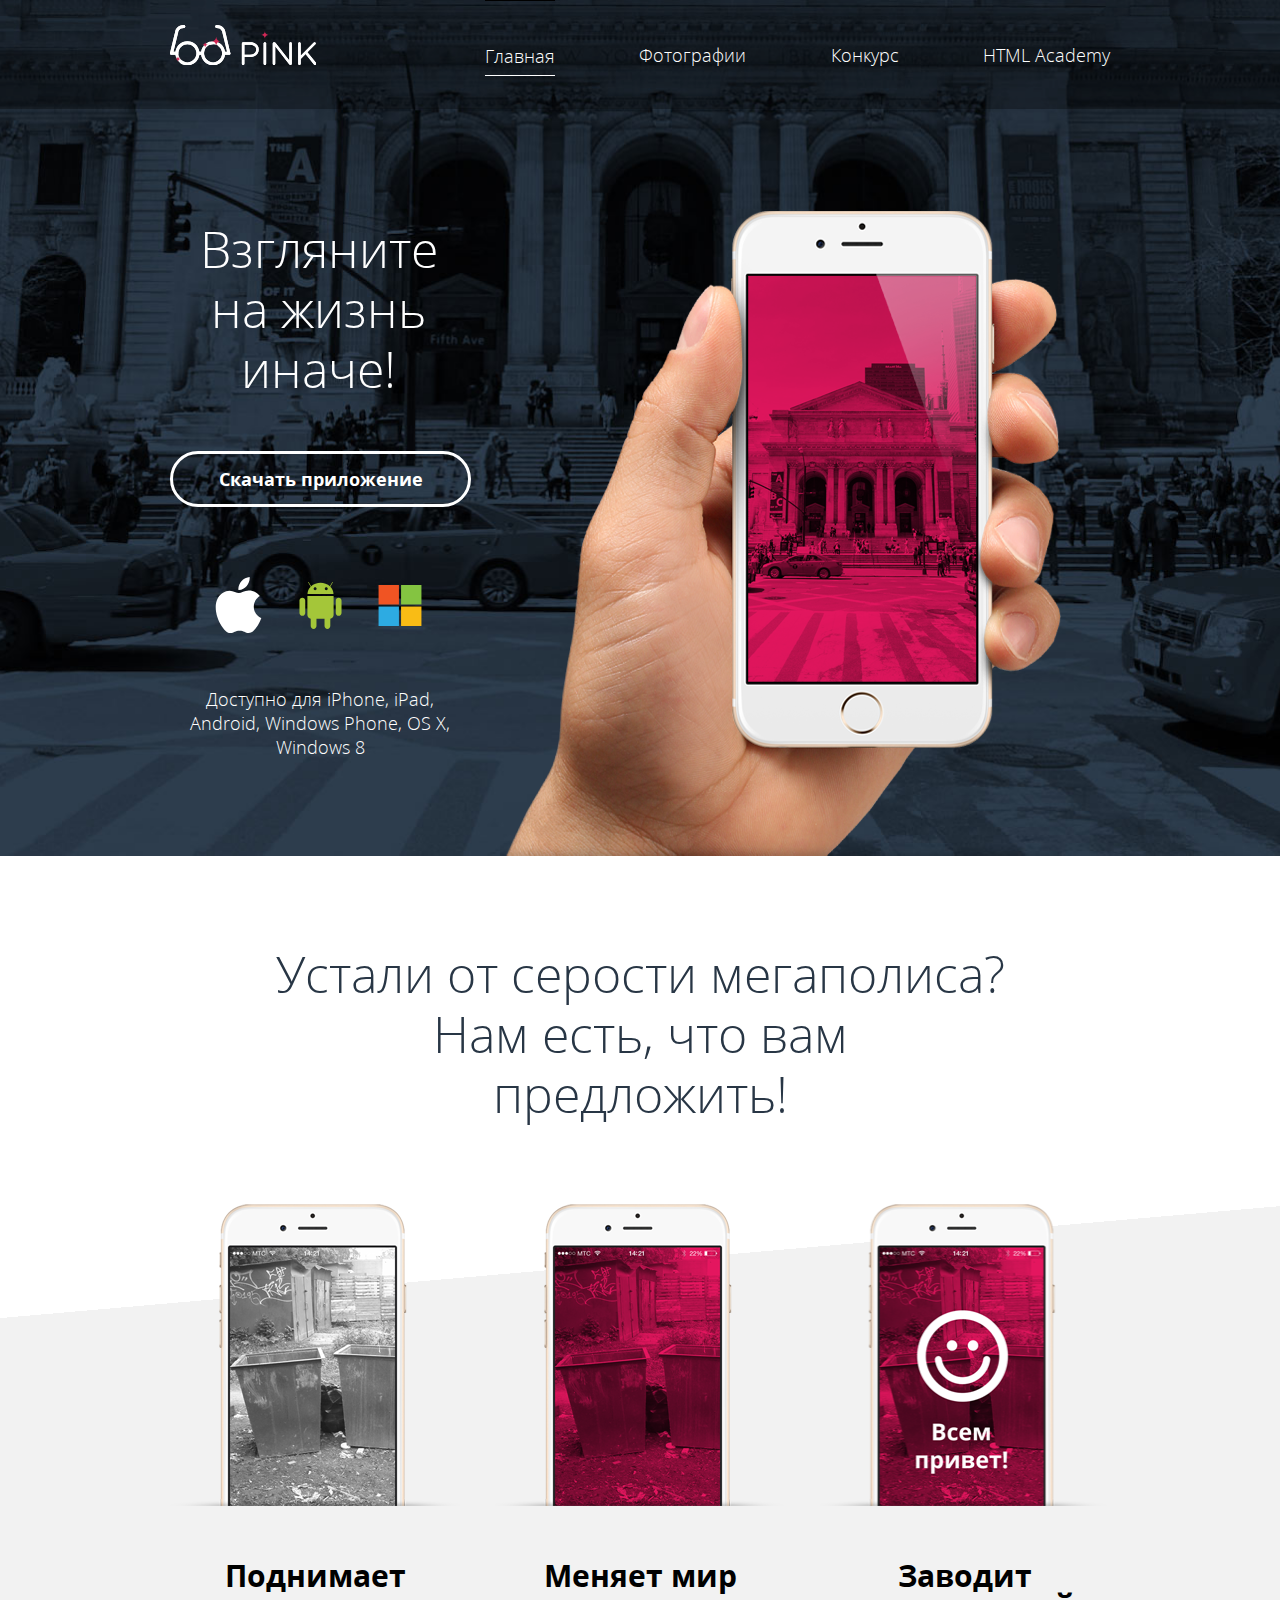
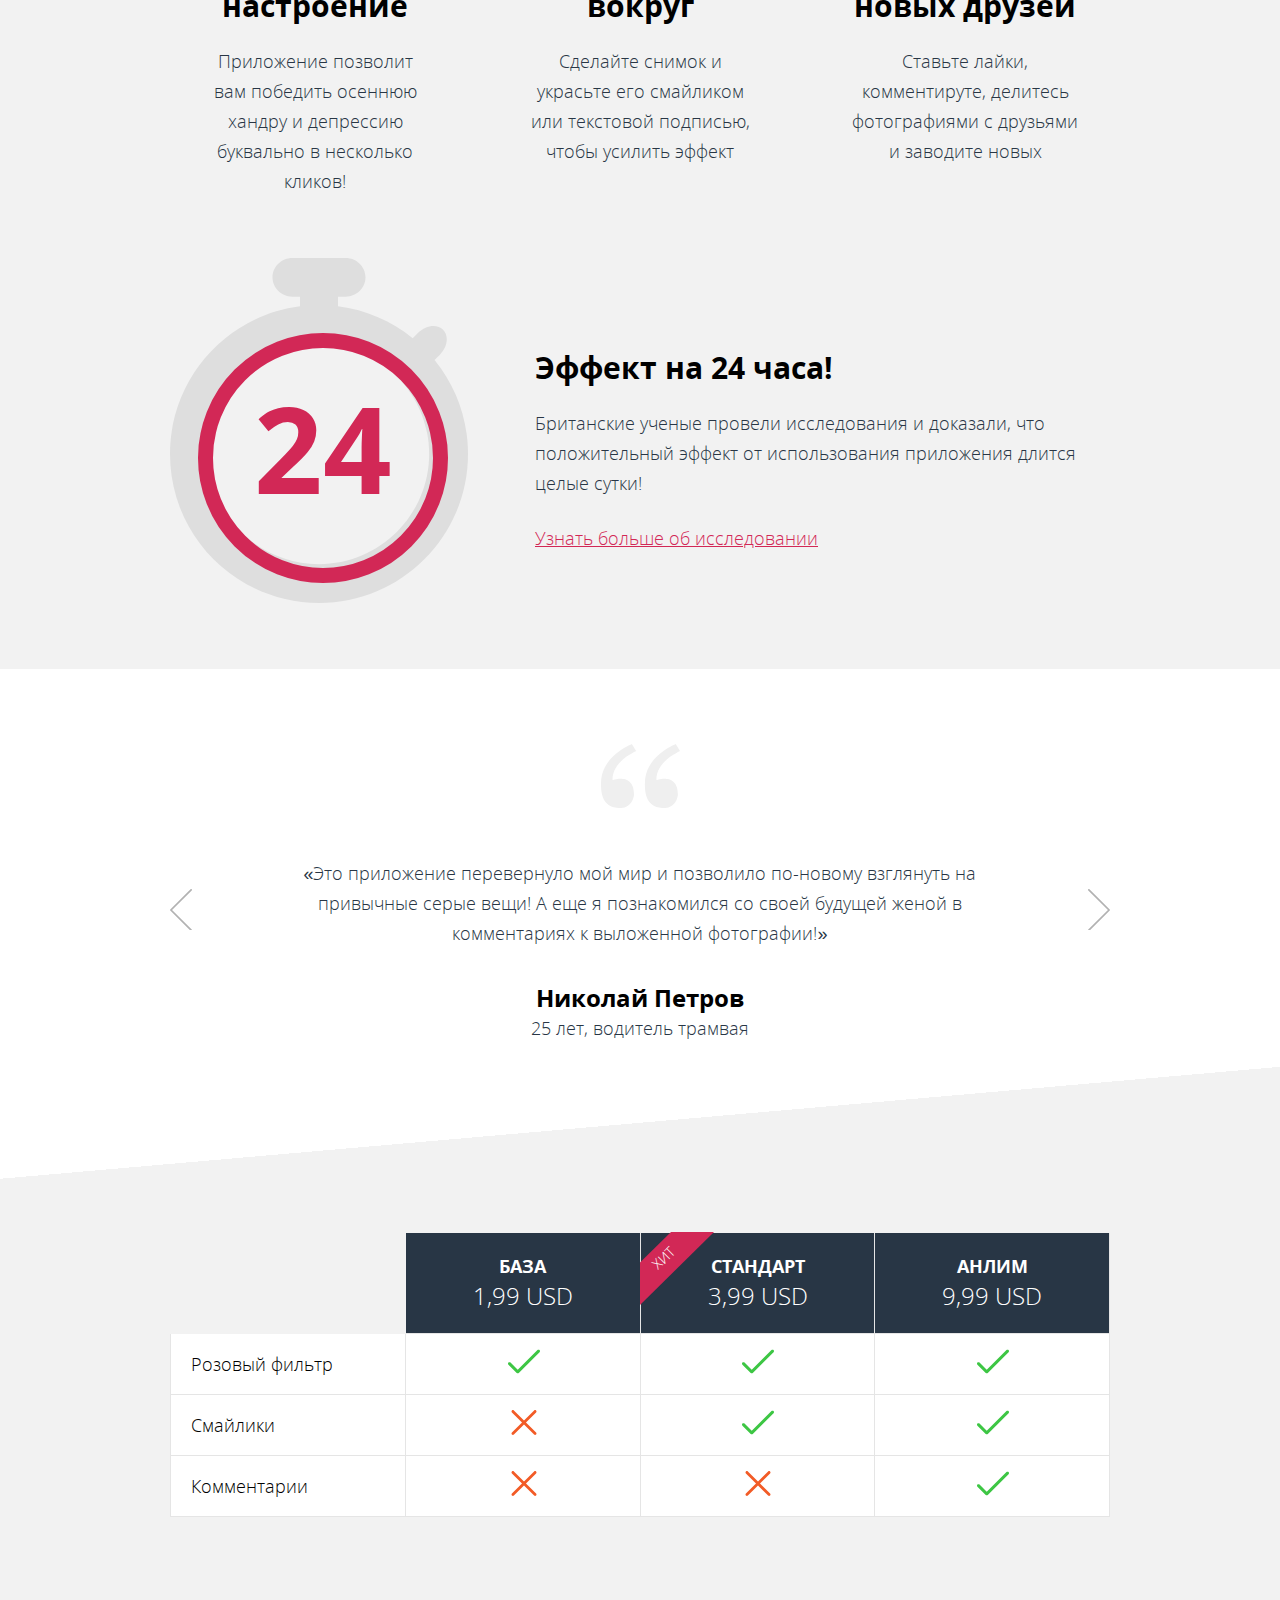
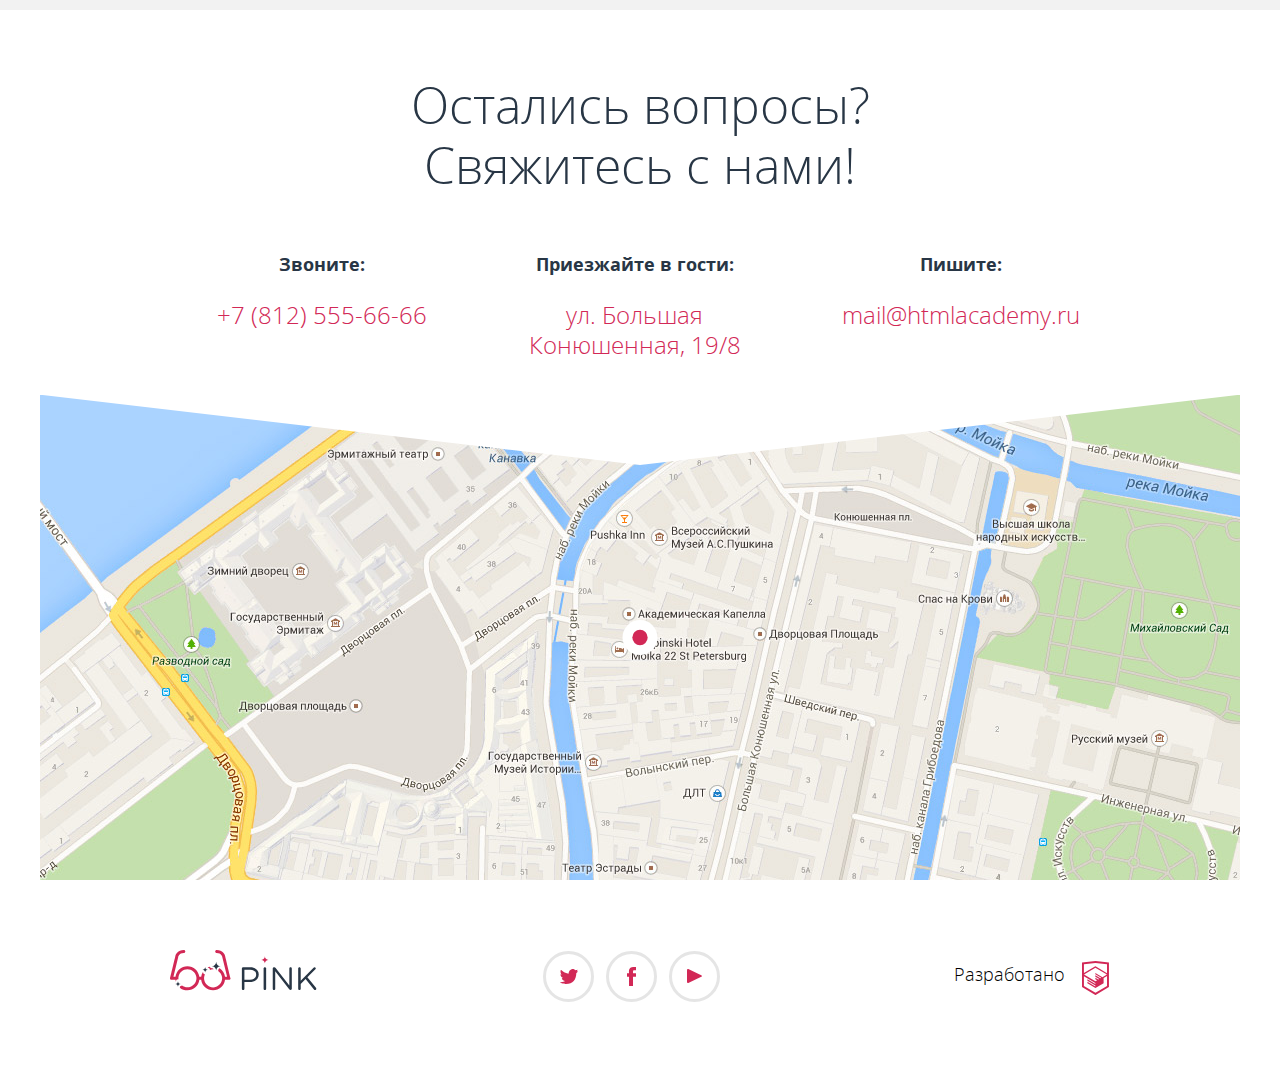
<file: index.html>
<!DOCTYPE html>
<html lang="ru">
  <head>
    <meta charset="utf-8">
    <title>HTML Academy: Пинк</title>
    <link rel="stylesheet" href="css/style.css">
    <link rel="shortcut icon" href="img/favicon16x16.ico">
    <link rel="shortcut icon" href="img/favicon32x32.ico">
    <meta name="viewport" content="width=device-width, initial-scale=1.0">
    <script>
    // Picture element HTML5 shiv
    document.createElement( "picture" );
    </script>
    <script src="js/picturefill.min.js" async></script>
  </head>
  <body>
    <svg style="display:none">

      <symbol id="pink-white-mobile" class="pink-white-mobile">
        <g>
          <path d="M0,1.449c0-0.708,0.58-1.288,1.256-1.288h7.18c5.087,0,8.436,2.704,8.436,7.147v0.064 c0,4.861-4.057,7.373-8.854,7.373H2.544v6.825c0,0.708-0.58,1.288-1.288,1.288C0.58,22.859,0,22.279,0,21.571V1.449z M8.114,12.428 c3.734,0,6.182-1.996,6.182-4.958V7.405c0-3.22-2.415-4.894-6.054-4.894H2.544v9.917H8.114z"/>
          <path d="M21.729,1.288C21.729,0.58,22.308,0,22.983,0c0.709,0,1.288,0.58,1.288,1.288v20.283 c0,0.708-0.579,1.288-1.288,1.288c-0.676,0-1.255-0.58-1.255-1.288V1.288z"/>
          <path d="M30.87,1.32c0-0.676,0.579-1.256,1.256-1.256h0.354c0.58,0,0.934,0.29,1.288,0.74l13.684,17.45V1.256 C47.451,0.58,47.998,0,48.707,0c0.676,0,1.223,0.58,1.223,1.256v20.348c0,0.676-0.482,1.191-1.158,1.191h-0.129 c-0.548,0-0.934-0.322-1.32-0.772L33.349,4.153v17.45c0,0.676-0.547,1.256-1.255,1.256c-0.677,0-1.224-0.58-1.224-1.256V1.32z"/>
          <path d="M56.3,1.288C56.3,0.58,56.879,0,57.556,0c0.708,0,1.287,0.58,1.287,1.288v12.331L71.689,0.451 C71.979,0.193,72.269,0,72.688,0c0.676,0,1.224,0.612,1.224,1.256c0,0.354-0.161,0.644-0.419,0.901l-7.984,7.92l8.564,10.561 c0.225,0.29,0.354,0.547,0.354,0.934c0,0.676-0.579,1.288-1.287,1.288c-0.483,0-0.806-0.258-1.03-0.58l-8.403-10.463l-4.862,4.861 v4.894c0,0.708-0.579,1.288-1.287,1.288c-0.677,0-1.256-0.58-1.256-1.288V1.288z"/>
        </g>
      </symbol>

      <symbol id="pink-white-tablet" class="pink-white-tablet">
        <g>
          <path d="M71.874,18.661c0-0.708,0.58-1.288,1.256-1.288h7.18c5.087,0,8.436,2.704,8.436,7.146v0.064 c0,4.861-4.057,7.373-8.854,7.373h-5.475v6.825c0,0.708-0.58,1.288-1.288,1.288c-0.676,0-1.256-0.58-1.256-1.288V18.661z M79.988,29.641c3.734,0,6.182-1.996,6.182-4.959v-0.063c0-3.22-2.414-4.894-6.053-4.894h-5.699v9.917H79.988L79.988,29.641z"/>
          <path d="M93.603,18.5c0-0.708,0.579-1.288,1.255-1.288c0.709,0,1.288,0.58,1.288,1.288v20.283 c0,0.708-0.579,1.287-1.288,1.287c-0.676,0-1.255-0.579-1.255-1.287V18.5z"/>
          <path d="M102.744,18.532c0-0.676,0.58-1.256,1.256-1.256h0.354c0.58,0,0.935,0.29,1.288,0.74l13.684,17.45V18.468 c0-0.676,0.547-1.256,1.256-1.256c0.676,0,1.224,0.58,1.224,1.256v20.349c0,0.676-0.481,1.19-1.158,1.19h-0.129c-0.548,0-0.935-0.321-1.319-0.772l-13.975-17.868v17.45c0,0.676-0.547,1.256-1.256,1.256c-0.676,0-1.223-0.58-1.223-1.256V18.532 H102.744z"/>
          <path d="M128.173,18.5c0-0.708,0.58-1.288,1.257-1.288c0.708,0,1.286,0.58,1.286,1.288v12.331l12.848-13.168 c0.29-0.257,0.579-0.451,0.998-0.451c0.676,0,1.225,0.612,1.225,1.256c0,0.354-0.162,0.644-0.42,0.901l-7.984,7.92l8.564,10.561 c0.225,0.291,0.354,0.547,0.354,0.935c0,0.676-0.578,1.288-1.286,1.288c-0.483,0-0.806-0.258-1.03-0.58l-8.402-10.463l-4.863,4.861 v4.894c0,0.708-0.578,1.288-1.286,1.288c-0.677,0-1.257-0.58-1.257-1.288V18.5H128.173z"/>
        </g>
        <path d="M60.498,28.266"/>
        <path d="M60.462,28.016c-0.002-0.009-5.175-21.365-5.175-21.365C54.926,4.303,52.694,0,46.688,0 c-0.829,0-1.5,0.671-1.5,1.5s0.671,1.5,1.5,1.5c4.856,0,5.575,3.729,5.639,4.143l4.767,19.701h-2.073 c-0.742-5.927-5.802-10.531-11.927-10.531s-11.186,4.604-11.927,10.531h-1.82c-0.741-5.927-5.802-10.531-11.927-10.531 S6.235,20.917,5.493,26.844H3.42L8.187,7.143C8.25,6.729,8.97,3,13.826,3c0.829,0,1.5-0.671,1.5-1.5S14.655,0,13.826,0 C7.82,0,5.588,4.303,5.227,6.651c0,0-5.173,21.356-5.175,21.365c-0.266,1.109,0.531,1.826,1.426,1.826 c0.012,0,0.023,0.004,0.036,0.004h3.982c0.741,5.926,5.802,10.53,11.927,10.53s11.185-4.604,11.927-10.53h1.814 c0.742,5.926,5.802,10.53,11.927,10.53s11.186-4.604,11.927-10.53H59c0.012,0,0.023-0.004,0.036-0.004 C59.931,29.842,60.728,29.125,60.462,28.016z M26.315,29.844c-0.715,4.272-4.421,7.531-8.896,7.531c-4.475,0-8.18-3.259-8.896-7.531 c-0.082-0.488-0.135-0.988-0.135-1.5s0.053-1.011,0.135-1.5c0.715-4.271,4.421-7.531,8.896-7.531c4.475,0,8.18,3.26,8.896,7.531 c0.082,0.489,0.135,0.988,0.135,1.5S26.397,29.355,26.315,29.844z M51.99,29.844c-0.716,4.272-4.421,7.531-8.896,7.531 c-4.475,0-8.181-3.259-8.896-7.531c-0.082-0.488-0.135-0.988-0.135-1.5s0.053-1.011,0.135-1.5c0.716-4.271,4.421-7.531,8.896-7.531 c4.475,0,8.181,3.26,8.896,7.531c0.082,0.489,0.135,0.988,0.135,1.5S52.072,29.355,51.99,29.844z"/>
      </symbol>

      <symbol id="pink-white-desktop" class="pink-white-desktop">
        <g>
          <path d="M71.874,18.661c0-0.708,0.58-1.288,1.256-1.288h7.18c5.087,0,8.436,2.704,8.436,7.146v0.064 c0,4.861-4.057,7.373-8.854,7.373h-5.475v6.825c0,0.708-0.58,1.288-1.288,1.288c-0.676,0-1.256-0.58-1.256-1.288V18.661z M79.988,29.641c3.734,0,6.182-1.996,6.182-4.959v-0.063c0-3.22-2.414-4.894-6.053-4.894h-5.699v9.917H79.988L79.988,29.641z"/>
          <path d="M93.603,18.5c0-0.708,0.579-1.288,1.255-1.288c0.709,0,1.288,0.58,1.288,1.288v20.283 c0,0.708-0.579,1.287-1.288,1.287c-0.676,0-1.255-0.579-1.255-1.287V18.5z"/>
          <path d="M102.744,18.532c0-0.676,0.58-1.256,1.256-1.256h0.354c0.58,0,0.935,0.29,1.288,0.74l13.684,17.45V18.468 c0-0.676,0.547-1.256,1.256-1.256c0.676,0,1.224,0.58,1.224,1.256v20.349c0,0.676-0.481,1.19-1.158,1.19h-0.129c-0.548,0-0.935-0.321-1.319-0.772l-13.975-17.868v17.45c0,0.676-0.547,1.256-1.256,1.256c-0.676,0-1.223-0.58-1.223-1.256V18.532 H102.744z"/>
          <path d="M128.173,18.5c0-0.708,0.58-1.288,1.257-1.288c0.708,0,1.286,0.58,1.286,1.288v12.331l12.848-13.168 c0.29-0.257,0.579-0.451,0.998-0.451c0.676,0,1.225,0.612,1.225,1.256c0,0.354-0.162,0.644-0.42,0.901l-7.984,7.92l8.564,10.561 c0.225,0.291,0.354,0.547,0.354,0.935c0,0.676-0.578,1.288-1.286,1.288c-0.483,0-0.806-0.258-1.03-0.58l-8.402-10.463l-4.863,4.861 v4.894c0,0.708-0.578,1.288-1.286,1.288c-0.677,0-1.257-0.58-1.257-1.288V18.5H128.173z"/>
        </g>
        <path fill="#d22856" d="M98.498,9.875c-2.002,0-3.623-1.623-3.623-3.624c0,2.001-1.623,3.624-3.625,3.624 c2.002,0,3.625,1.623,3.625,3.624C94.875,11.498,96.496,9.875,98.498,9.875z"/>
        <g>
          <path d="M43.094,19.313c0.246,0,0.489,0.014,0.73,0.033c-0.437-0.728-1.227-1.221-2.136-1.221 c-0.877,0-1.614-0.568-1.884-1.354c-0.727,0.208-1.425,0.482-2.089,0.816c0.062,0.017,0.122,0.038,0.188,0.038c1.104,0,2,0.896,2,2 c0,0.096-0.015,0.188-0.028,0.281C40.875,19.524,41.959,19.313,43.094,19.313z"/>
          <path d="M60.462,28.016c-0.002-0.009-5.175-21.365-5.175-21.365C54.926,4.303,52.694,0,46.688,0 c-0.829,0-1.5,0.671-1.5,1.5s0.671,1.5,1.5,1.5c4.856,0,5.575,3.729,5.639,4.143l4.767,19.701h-2.073 c-0.445-3.557-2.453-6.628-5.305-8.522c-0.897,0.379-1.529,1.269-1.529,2.303c0,0.088-0.015,0.171-0.026,0.256 c1.991,1.358,3.415,3.489,3.829,5.964c0.082,0.489,0.135,0.988,0.135,1.5s-0.053,1.012-0.135,1.5 c-0.716,4.272-4.421,7.531-8.896,7.531c-4.475,0-8.181-3.259-8.896-7.531c-0.082-0.488-0.135-0.988-0.135-1.5 s0.053-1.011,0.135-1.5c0.147-0.878,0.427-1.711,0.808-2.483c-1.034-0.078-1.852-0.932-1.852-1.985 c0-0.189-0.077-0.357-0.192-0.489c-0.938,1.469-1.569,3.15-1.795,4.958h-1.82c-0.741-5.927-5.802-10.531-11.927-10.531 S6.235,20.917,5.493,26.844H3.42L8.187,7.143C8.25,6.729,8.97,3,13.826,3c0.829,0,1.5-0.671,1.5-1.5S14.655,0,13.826,0 C7.82,0,5.588,4.303,5.227,6.651c0,0-5.173,21.356-5.175,21.365c-0.266,1.109,0.531,1.826,1.426,1.826 c0.012,0,0.023,0.004,0.036,0.004h3.982c0.079,0.628,0.215,1.237,0.387,1.831c0.059-0.106,0.102-0.224,0.102-0.354 c0-1.104,0.896-2,2-2c0.166,0,0.324,0.025,0.478,0.063c-0.043-0.343-0.074-0.688-0.074-1.042c0-0.512,0.053-1.011,0.135-1.5 c0.715-4.271,4.421-7.531,8.896-7.531s8.18,3.26,8.896,7.531c0.082,0.489,0.135,0.988,0.135,1.5s-0.053,1.012-0.135,1.5 c-0.715,4.272-4.421,7.531-8.896,7.531c-2.022,0-3.883-0.67-5.386-1.794c-0.35,0.302-0.8,0.491-1.299,0.491 c-0.413,0-0.749,0.336-0.749,0.748c0,0.29-0.065,0.564-0.176,0.812c2.075,1.708,4.722,2.743,7.614,2.743 c6.125,0,11.185-4.604,11.927-10.53h1.814c0.742,5.926,5.802,10.53,11.927,10.53s11.186-4.604,11.927-10.53H59 c0.012,0,0.023-0.004,0.036-0.004C59.931,29.842,60.728,29.125,60.462,28.016z"/>
        </g>
        <g>
          <g>
            <path fill="#d22856" d="M50.686,16.125c-2.485,0-4.499-2.014-4.499-4.499c0,2.485-2.014,4.499-4.499,4.499 c2.485,0,4.499,2.014,4.499,4.499C46.187,18.139,48.2,16.125,50.686,16.125z"/>
          </g>
        </g>
        <g>
          <g>
            <path fill="#d22856" d="M37.904,19.626c-1.519,0-2.749-1.23-2.749-2.749c0,1.519-1.23,2.749-2.749,2.749 c1.519,0,2.749,1.229,2.749,2.749C35.155,20.855,36.386,19.626,37.904,19.626z"/>
          </g>
        </g>
        <g>
          <g>
            <path fill="#d22856" d="M10.734,34.072c-1.519,0-2.749-1.23-2.749-2.75c0,1.52-1.23,2.75-2.749,2.75 c1.519,0,2.749,1.229,2.749,2.748C7.985,35.303,9.215,34.072,10.734,34.072z"/>
          </g>
        </g>
      </symbol>

      <symbol id="pink-blue-mobile" class="pink-blue-mobile">
        <g>
          <path d="M71.874,18.661c0-0.708,0.58-1.288,1.256-1.288h7.18c5.087,0,8.436,2.704,8.436,7.146v0.063 c0,4.86-4.057,7.373-8.854,7.373h-5.475v6.825c0,0.708-0.58,1.287-1.289,1.287c-0.676,0-1.256-0.58-1.256-1.287L71.874,18.661 L71.874,18.661z M79.988,29.641c3.734,0,6.182-1.996,6.182-4.959v-0.062c0-3.221-2.414-4.894-6.053-4.894h-5.699v9.917h5.57V29.641 z"/>
          <path d="M93.603,18.5c0-0.708,0.579-1.288,1.255-1.288c0.709,0,1.288,0.58,1.288,1.288v20.283 c0,0.708-0.579,1.287-1.288,1.287c-0.676,0-1.255-0.579-1.255-1.287V18.5z"/>
          <path d="M102.744,18.532c0-0.676,0.58-1.256,1.256-1.256h0.354c0.58,0,0.935,0.29,1.288,0.74l13.684,17.45V18.468 c0-0.676,0.547-1.256,1.256-1.256c0.676,0,1.225,0.58,1.225,1.256v20.349c0,0.677-0.48,1.19-1.158,1.19h-0.129 c-0.548,0-0.936-0.321-1.318-0.772l-13.976-17.867v17.449c0,0.677-0.547,1.257-1.257,1.257c-0.676,0-1.223-0.58-1.223-1.257V18.532 H102.744z"/>
          <path d="M128.173,18.5c0-0.708,0.58-1.288,1.257-1.288c0.708,0,1.286,0.58,1.286,1.288v12.331l12.848-13.16 c0.29-0.257,0.579-0.451,0.998-0.451c0.676,0,1.225,0.612,1.225,1.256c0,0.354-0.162,0.644-0.42,0.901l-7.984,7.92l8.564,10.561 c0.225,0.291,0.354,0.547,0.354,0.936c0,0.676-0.577,1.288-1.285,1.288c-0.482,0-0.807-0.259-1.03-0.58l-8.401-10.464l-4.863,4.861 v4.895c0,0.708-0.578,1.288-1.286,1.288c-0.677,0-1.257-0.58-1.257-1.288V18.5H128.173z"/>
        </g>
        <path d="M60.498,28.266"/>
        <path fill="#d22856" d="M60.462,28.016c-0.002-0.009-5.175-21.365-5.175-21.365C54.926,4.303,52.694,0,46.688,0 c-0.829,0-1.5,0.671-1.5,1.5s0.671,1.5,1.5,1.5c4.856,0,5.575,3.729,5.639,4.143l4.767,19.701h-2.073 c-0.742-5.927-5.802-10.531-11.927-10.531s-11.186,4.604-11.927,10.531h-1.82c-0.741-5.927-5.802-10.531-11.927-10.531 S6.235,20.917,5.493,26.844H3.42L8.187,7.143C8.25,6.729,8.97,3,13.826,3c0.829,0,1.5-0.671,1.5-1.5S14.655,0,13.826,0 C7.82,0,5.588,4.303,5.227,6.651c0,0-5.173,21.356-5.175,21.365c-0.266,1.109,0.531,1.826,1.426,1.826 c0.012,0,0.023,0.004,0.036,0.004h3.982c0.741,5.926,5.802,10.53,11.927,10.53s11.185-4.604,11.927-10.53h1.814 c0.742,5.926,5.802,10.53,11.927,10.53s11.186-4.604,11.927-10.53H59c0.012,0,0.023-0.004,0.036-0.004 C59.931,29.842,60.728,29.125,60.462,28.016z M26.315,29.844c-0.715,4.272-4.421,7.531-8.896,7.531s-8.18-3.259-8.896-7.531 c-0.082-0.488-0.135-0.988-0.135-1.5s0.053-1.011,0.135-1.5c0.715-4.271,4.421-7.531,8.896-7.531s8.18,3.26,8.896,7.531 c0.082,0.489,0.135,0.988,0.135,1.5S26.397,29.355,26.315,29.844z M51.99,29.844c-0.716,4.272-4.421,7.531-8.896,7.531 c-4.475,0-8.181-3.259-8.896-7.531c-0.082-0.488-0.135-0.988-0.135-1.5s0.053-1.011,0.135-1.5c0.716-4.271,4.421-7.531,8.896-7.531 c4.475,0,8.181,3.26,8.896,7.531c0.082,0.489,0.135,0.988,0.135,1.5S52.072,29.355,51.99,29.844z"/>
      </symbol>

      <symbol id="pink-blue-desktop" class="pink-blue-desktop">
        <g>
          <path d="M71.874,18.661c0-0.708,0.58-1.288,1.256-1.288h7.18c5.087,0,8.436,2.704,8.436,7.146v0.063 c0,4.86-4.057,7.373-8.854,7.373h-5.475v6.825c0,0.708-0.58,1.287-1.289,1.287c-0.676,0-1.256-0.58-1.256-1.287L71.874,18.661 L71.874,18.661z M79.988,29.641c3.734,0,6.182-1.996,6.182-4.959v-0.062c0-3.221-2.414-4.894-6.053-4.894h-5.699v9.917h5.57V29.641 z"/>
          <path d="M93.603,18.5c0-0.708,0.579-1.288,1.255-1.288c0.709,0,1.288,0.58,1.288,1.288v20.283 c0,0.708-0.579,1.287-1.288,1.287c-0.676,0-1.255-0.579-1.255-1.287V18.5z"/>
          <path d="M102.744,18.532c0-0.676,0.58-1.256,1.256-1.256h0.354c0.58,0,0.935,0.29,1.288,0.74l13.684,17.45V18.468 c0-0.676,0.547-1.256,1.256-1.256c0.676,0,1.225,0.58,1.225,1.256v20.349c0,0.677-0.48,1.19-1.158,1.19h-0.129 c-0.548,0-0.936-0.321-1.318-0.772l-13.976-17.867v17.449c0,0.677-0.547,1.257-1.257,1.257c-0.676,0-1.223-0.58-1.223-1.257V18.532 H102.744z"/>
          <path d="M128.173,18.5c0-0.708,0.58-1.288,1.257-1.288c0.708,0,1.286,0.58,1.286,1.288v12.331l12.848-13.168 c0.29-0.257,0.579-0.451,0.998-0.451c0.676,0,1.225,0.612,1.225,1.256c0,0.354-0.162,0.644-0.42,0.901l-7.984,7.92l8.564,10.561 c0.225,0.291,0.354,0.547,0.354,0.936c0,0.676-0.577,1.288-1.285,1.288c-0.482,0-0.807-0.259-1.03-0.58l-8.401-10.464l-4.863,4.861 v4.895c0,0.708-0.578,1.288-1.286,1.288c-0.677,0-1.257-0.58-1.257-1.288V18.5H128.173z"/>
        </g>
        <path fill="#d22856" d="M98.498,9.875c-2.002,0-3.623-1.623-3.623-3.624c0,2.001-1.623,3.624-3.625,3.624 c2.002,0,3.625,1.623,3.625,3.624C94.875,11.498,96.496,9.875,98.498,9.875z"/>
        <g>
          <path fill="#d22856" d="M43.094,19.313c0.246,0,0.489,0.014,0.73,0.033c-0.437-0.728-1.227-1.221-2.136-1.221 c-0.877,0-1.614-0.568-1.884-1.354c-0.727,0.208-1.425,0.482-2.089,0.816c0.062,0.017,0.122,0.038,0.188,0.038c1.104,0,2,0.896,2,2 c0,0.096-0.015,0.188-0.028,0.281C40.875,19.524,41.959,19.313,43.094,19.313z"/>
          <path fill="#d22856" d="M60.462,28.016c-0.002-0.009-5.175-21.365-5.175-21.365C54.926,4.303,52.694,0,46.688,0 c-0.829,0-1.5,0.671-1.5,1.5s0.671,1.5,1.5,1.5c4.856,0,5.575,3.729,5.639,4.143l4.767,19.701h-2.073 c-0.445-3.557-2.453-6.628-5.305-8.522c-0.897,0.379-1.529,1.269-1.529,2.303c0,0.088-0.015,0.171-0.026,0.256 c1.991,1.358,3.415,3.489,3.829,5.965c0.082,0.488,0.135,0.987,0.135,1.5c0,0.512-0.053,1.012-0.135,1.5 c-0.716,4.271-4.421,7.53-8.896,7.53c-4.475,0-8.181-3.259-8.896-7.53c-0.082-0.488-0.135-0.988-0.135-1.5 c0-0.513,0.053-1.012,0.135-1.5c0.147-0.879,0.427-1.712,0.808-2.484c-1.034-0.077-1.852-0.932-1.852-1.984 c0-0.189-0.077-0.357-0.192-0.488c-0.938,1.469-1.569,3.149-1.795,4.957h-1.82c-0.741-5.927-5.802-10.531-11.927-10.531 S6.235,20.917,5.493,26.844H3.42L8.187,7.143C8.25,6.729,8.97,3,13.826,3c0.829,0,1.5-0.671,1.5-1.5S14.655,0,13.826,0 C7.82,0,5.588,4.303,5.227,6.651c0,0-5.173,21.356-5.175,21.365c-0.266,1.109,0.531,1.826,1.426,1.826 c0.012,0,0.023,0.004,0.036,0.004h3.982c0.079,0.629,0.215,1.237,0.387,1.831c0.059-0.106,0.102-0.224,0.102-0.354 c0-1.104,0.896-2,2-2c0.166,0,0.324,0.024,0.478,0.062c-0.043-0.343-0.074-0.688-0.074-1.042c0-0.512,0.053-1.011,0.135-1.5 c0.715-4.271,4.421-7.531,8.896-7.531s8.18,3.26,8.896,7.531c0.082,0.489,0.135,0.988,0.135,1.5s-0.053,1.012-0.135,1.5 c-0.715,4.272-4.421,7.531-8.896,7.531c-2.022,0-3.883-0.67-5.386-1.794c-0.35,0.302-0.8,0.491-1.299,0.491 c-0.413,0-0.749,0.336-0.749,0.748c0,0.289-0.065,0.563-0.176,0.812c2.075,1.708,4.722,2.743,7.614,2.743 c6.125,0,11.185-4.604,11.927-10.529h1.814c0.742,5.926,5.802,10.529,11.927,10.529s11.186-4.604,11.927-10.529H59 c0.012,0,0.023-0.005,0.036-0.005C59.931,29.842,60.728,29.125,60.462,28.016z"/>
        </g>
        <g>
          <g>
            <path d="M50.686,16.125c-2.485,0-4.499-2.014-4.499-4.499c0,2.485-2.014,4.499-4.499,4.499 c2.485,0,4.499,2.014,4.499,4.499C46.187,18.139,48.2,16.125,50.686,16.125z"/>
          </g>
        </g>
        <g>
          <g>
            <path d="M37.904,19.626c-1.519,0-2.749-1.23-2.749-2.749c0,1.519-1.23,2.749-2.749,2.749 c1.519,0,2.749,1.229,2.749,2.749C35.155,20.855,36.386,19.626,37.904,19.626z"/>
          </g>
        </g>
        <g>
          <g>
            <path d="M10.734,34.072c-1.519,0-2.749-1.23-2.749-2.75c0,1.52-1.23,2.75-2.749,2.75 c1.519,0,2.749,1.229,2.749,2.748C7.985,35.303,9.215,34.072,10.734,34.072z"/>
          </g>
        </g>
      </symbol>

      <symbol id="logo-htmlacademy" class="logo-htmlacademy">
        <path d="M13.62,0.017L13.472,0L0,1.412v24.661l13.472,8.017l13.43-7.99l0.042-0.026V1.412L13.62,0.017z M25.019,12.127L13.495,5.334 l-0.001-0.104L13.407,5.28l-0.088-0.056v0.109L1.925,12.118V3.147l11.547-1.212l11.547,1.212V12.127z M13.405,6.787L24.923,13.5 l-4.479,2.64l-7.093-4.221l-0.013,1.415l5.904,3.513l-0.86,0.507l-5.031-2.992l-0.013,1.415l3.827,2.275l-0.782,0.523l-3.032-1.787 l-0.013,1.413l1.852,1.091l-1.8,1.081L2.034,13.622L13.405,6.787z M1.925,15.127l11.411,6.791l0.015,1.044l-7.941-4.728L5.395,19.65 l7.979,4.796l0.017,1.076l-7.972-4.741l-0.013,1.415l8.021,4.821l0.045,0.026l8.143-4.872v-1.268l-0.011-0.148v-3.761l3.415-2.036 v10.02L13.472,31.85L1.925,24.979V15.127z"/>
      </symbol>

    </svg>

    <header class="page-header page-header--index">
      <div class="page-header__top-menu">
        <nav class="main-nav main-nav--closed main-nav--nojs">

          <div class="main-nav__inner wrapper wrapper--page-header">
            <div class="main-nav__logo">
              <a class="main-nav__logo-link" href="index.html" title="Logo Pink">
                <svg class="main-nav__logo-icon" version="1.0" id="Layer_1" xmlns="http://www.w3.org/2000/svg" xmlns:xlink="http://www.w3.org/1999/xlink" x="0px" y="0px" xml:space="preserve">
                  <use class="main-nav__mobile-logo" xlink:href="#pink-white-mobile"></use>
                  <use class="main-nav__tablet-logo" xlink:href="#pink-white-tablet"></use>
                  <use class="main-nav__desktop-logo" xlink:href="#pink-white-desktop"></use>
                </svg>
              </a>
            </div>
            <button class="main-nav__toggle" type="button"></button>
          </div>

        <div class="wrapper wrapper--menu">
            <ul class="main-nav__list">
              <li class="main-nav__item">
                <a class="main-nav__link main-nav__link--active" href="index.html" title="Main page">Главная</a>
              </li>
              <li class="main-nav__item">
                <a class="main-nav__link" href="photo.html" title="Photo page">Фотографии</a>
              </li>
              <li class="main-nav__item">
                <a class="main-nav__link" href="form.html" title="Contest page">Конкурс</a>
              </li>
              <li class="main-nav__item">
                <a class="main-nav__link" href="http://htmlacademy.ru/" title="HTML Academy" target="_blank">HTML Academy</a>
              </li>
            </ul>
          </div>

        </nav>
      </div>

      <div class="wrapper wrapper--page-header">
        <div class="page-header__hand-phone">
          <picture>
            <source media="(min-width: 960px)" srcset="img/iphone-hand-desktop@1x.png 1x, img/iphone-hand-desktop@2x.png 2x">
            <source media="(min-width: 660px)" srcset="img/iphone-hand-tablet@1x.png 1x, img/iphone-hand-tablet@2x.png 2x">
            <img src="img/iphone-hand-mobile@1x.png" srcset="img/iphone-hand-mobile@2x.png 2x" alt="Hand-phone">
          </picture>
        </div>
      </div>
    </header>

    <main>
      <section class="application">
        <div class="wrapper">
          <h1 class="application__title">Взгляните на жизнь иначе!</h1>
          <a class="application__download-link" href="#">Скачать приложение</a>

          <ul class="application__list">
            <li class="application__item">
              <a class="application__link" href="#" title="Apple application">
                <img src="img/logo-apple.svg" width="47" height="56" alt="Apple">
              </a>
            </li>
            <li class="application__item application__item--android">
              <a class="application__link" href="#" title="Android application">
                <img src="img/logo-android.svg" width="43" height="47" alt="Android">
              </a>
            </li>
            <li class="application__item">
              <a class="application__link" href="#" title="Windows application">
                <img src="img/logo-microsoft.svg" width="44" height="41" alt="Windows">
              </a>
            </li>
          </ul>

          <p class="application__info">Доступно для iPhone, iPad, Android, Windows Phone, OS X, Windows 8</p>
        </div>
      </section>

      <article class="about-app">
        <div class="wrapper">
          <h2 class="about-app__title">Устали от серости мегаполиса?<span class="about-app__break-line">Нам есть, что вам предложить!</span></h2>

          <div class="about-app__inner">
            <div class="about-app__facilities">
              <div class="about-app__facilities-inner">
                <h3 class="about-app__text">Поднимает настроение</h3>
                <p class="about-app__description">Приложение позволит вам победить осеннюю хандру и депрессию буквально в несколько кликов!</p>
              </div>
              <div class="about-app__facilities-inner">
                <h3 class="about-app__text">Меняет мир вокруг</h3>
                <p class="about-app__description">Сделайте снимок и украсьте его смайликом или текстовой подписью, чтобы усилить эффект</p>
              </div>
              <div class="about-app__facilities-inner">
                <h3 class="about-app__text">Заводит новых друзей</h3>
                <p class="about-app__description">Ставьте лайки, комментируте, делитесь фотографиями с друзьями и заводите новых</p>
              </div>
            </div>

            <div class="about-app__image-inner">
              <div class="about-app__image about-app__image--smile"></div>
              <div class="about-app__image about-app__image--pink-screen"></div>
              <div class="about-app__image about-app__image--grey-screen"></div>
            </div>
          </div>
        </div>
      </article>

      <section class="result">
        <div class="wrapper">
          <div class="result__timer">
            <div class="result__hours">24</div>
          </div>
          <div class="result__inner">
            <h3 class="result__title">Эффект <span class="result__break">на 24 часа!</span></h3>
            <p class="result__description">Британские ученые провели исследования и доказали, что положительный эффект от использования приложения длится целые сутки!</p>
            <a class="result__link" href="#" title="To get more information">Узнать больше об исследовании</a>
          </div>
        </div>
      </section>

      <section class="review wrapper">
        <button class="review__toggle review__toggle--prev"></button>
        <button class="review__toggle review__toggle--next"></button>
        <blockquote class="review__item wrapper">
          <cite class="review__author">Николай Петров
            <span class="review__about-author">25 лет, водитель трамвая</span>
          </cite>
          <p class="review__quote">&#171;Это приложение перевернуло мой мир и позволило по-новому взглянуть на привычные серые вещи!
            А еще я познакомился со своей будущей женой в комментариях к выложенной фотографии!&#187;</p>
          <div class="review__quote-img"></div>
        </blockquote>

        <div class="paginator">
          <button class="paginator__item paginator__item--active" type="button"></button>
          <button class="paginator__item" type="button"></button>
          <button class="paginator__item" type="button"></button>
        </div>
      </section>

      <section class="about-price">
        <div class="wrapper">
        <table class="price-table">
          <tr>
            <th class="price-table__header price-table__header--hidden">
            </th>
            <th class="price-table__header">
              <span class="price-table__text">База</span>
              <span class="price-table__price">1,99 usd</span>
            </th>
            <th class="price-table__header price-table__header--hit price-table--active">
              <span class="price-table__text">Стандарт</span>
              <span class="price-table__price">3,99 usd</span>
            </th>
            <th class="price-table__header">
              <span class="price-table__text">Анлим</span>
              <span class="price-table__price">9,99 usd</span>
            </th>
          </tr>

          <tr class="price-table__row">
            <td class="price-table__option price-table__option--base">Розовый фильтр </td>
            <td class="price-table__option ">Розовый фильтр <span class="price-table__icon price-table__icon--yes"></span> </td>
            <td class="price-table__option ">Розовый фильтр <span class="price-table__icon price-table__icon--yes"></span> </td>
            <td class="price-table__option ">Розовый фильтр <span class="price-table__icon price-table__icon--yes"></span> </td>
          </tr>
          <tr class="price-table__row">
            <td class="price-table__option price-table__option--base">Смайлики </td>
            <td class="price-table__option">Смайлики <span class="price-table__icon price-table__icon--no"></span></td>
            <td class="price-table__option">Смайлики <span class="price-table__icon price-table__icon--yes"></span></td>
            <td class="price-table__option">Смайлики <span class="price-table__icon price-table__icon--yes"></span></td>
          </tr>
          <tr class="price-table__row">
            <td class="price-table__option price-table__option--base">Комментарии </td>
            <td class="price-table__option">Комментарии <span class="price-table__icon price-table__icon--no"></span></td>
            <td class="price-table__option">Комментарии <span class="price-table__icon price-table__icon--no"></span></td>
            <td class="price-table__option">Комментарии <span class="price-table__icon price-table__icon--yes"></span></td>
          </tr>
        </table>
        </div>

        <div class="paginator">
          <button class="paginator__item" type="button"></button>
          <button class="paginator__item paginator__item--active" type="button"></button>
          <button class="paginator__item" type="button"></button>
        </div>
      </section>

      <section class="contact-us">
        <div class="wrapper">
          <h2 class="contact-us__title">Остались вопросы? <span class="contact-us__break">Свяжитесь с нами!</span></h2>

          <ul class="contacts">
            <li class="contacts__item">
              <h3 class="contacts__title">Звоните:</h3>
              <a class="contacts__text" href="tel:+78125556666">+7 (812) 555-66-66</a>
            </li>
            <li class="contacts__item">
              <h3 class="contacts__title">Пишите:</h3>
              <a class="contacts__text contacts__text--mail" href="mailto:mail@htmlacademy.ru">mail@htmlacademy.ru</a>
            </li>
            <li class="contacts__item">
              <h3 class="contacts__title">Приезжайте в гости:</h3>
              <p class="contacts__text">ул. Большая <span class="contacts__break">Конюшенная, 19/8</span></p>
            </li>
          </ul>
        </div>

        <div class="contact-us__map">
          <script type="text/javascript" charset="utf-8" async src="https://api-maps.yandex.ru/services/constructor/1.0/js/?um=constructor%3Af703a4aaac0de405fbc75939966b0ae115bc767742ec1c83787bcc9e172b44df&amp;25&amp;&amp;lang=ru_RU&amp;scroll=true"></script>
        </div>
      </section>
    </main>

    <footer class="page-footer page-footer--index">
      <div class="wrapper page-footer__inner">
        <a class="page-footer__logo" href="index.html" title="Pink logo">
          <svg class="page-footer__logo-icon" xmlns="http://www.w3.org/2000/svg" xmlns:xlink="http://www.w3.org/1999/xlink">
            <use class="page-footer__mobile-logo" xlink:href="#pink-blue-mobile"></use>
            <use class="page-footer__desktop-logo" xlink:href="#pink-blue-desktop"></use>
          </svg>
        </a>

        <nav class="social">
          <a class="social__link social__link--tw" href="#"></a>
          <a class="social__link social__link--fb" href="#"></a>
          <a class="social__link social__link--youtube" href="#"></a>
        </nav>

        <small class="page-footer__copyright">
          Разработано
          <a class="page-footer__copyright-link" href="https://htmlacademy.ru" title="HTML Academy">
            <svg class="page-footer__copyright-icon" version="1.0" xmlns="http://www.w3.org/2000/svg" xmlns:xlink="http://www.w3.org/1999/xlink" x="0px" y="0px" xml:space="preserve">
              <use xlink:href="#logo-htmlacademy"></use>
            </svg>
          </a>
        </small>
      </div>
    </footer>

    <script src="js/menu.js"></script>
  </body>
</html>
</file>
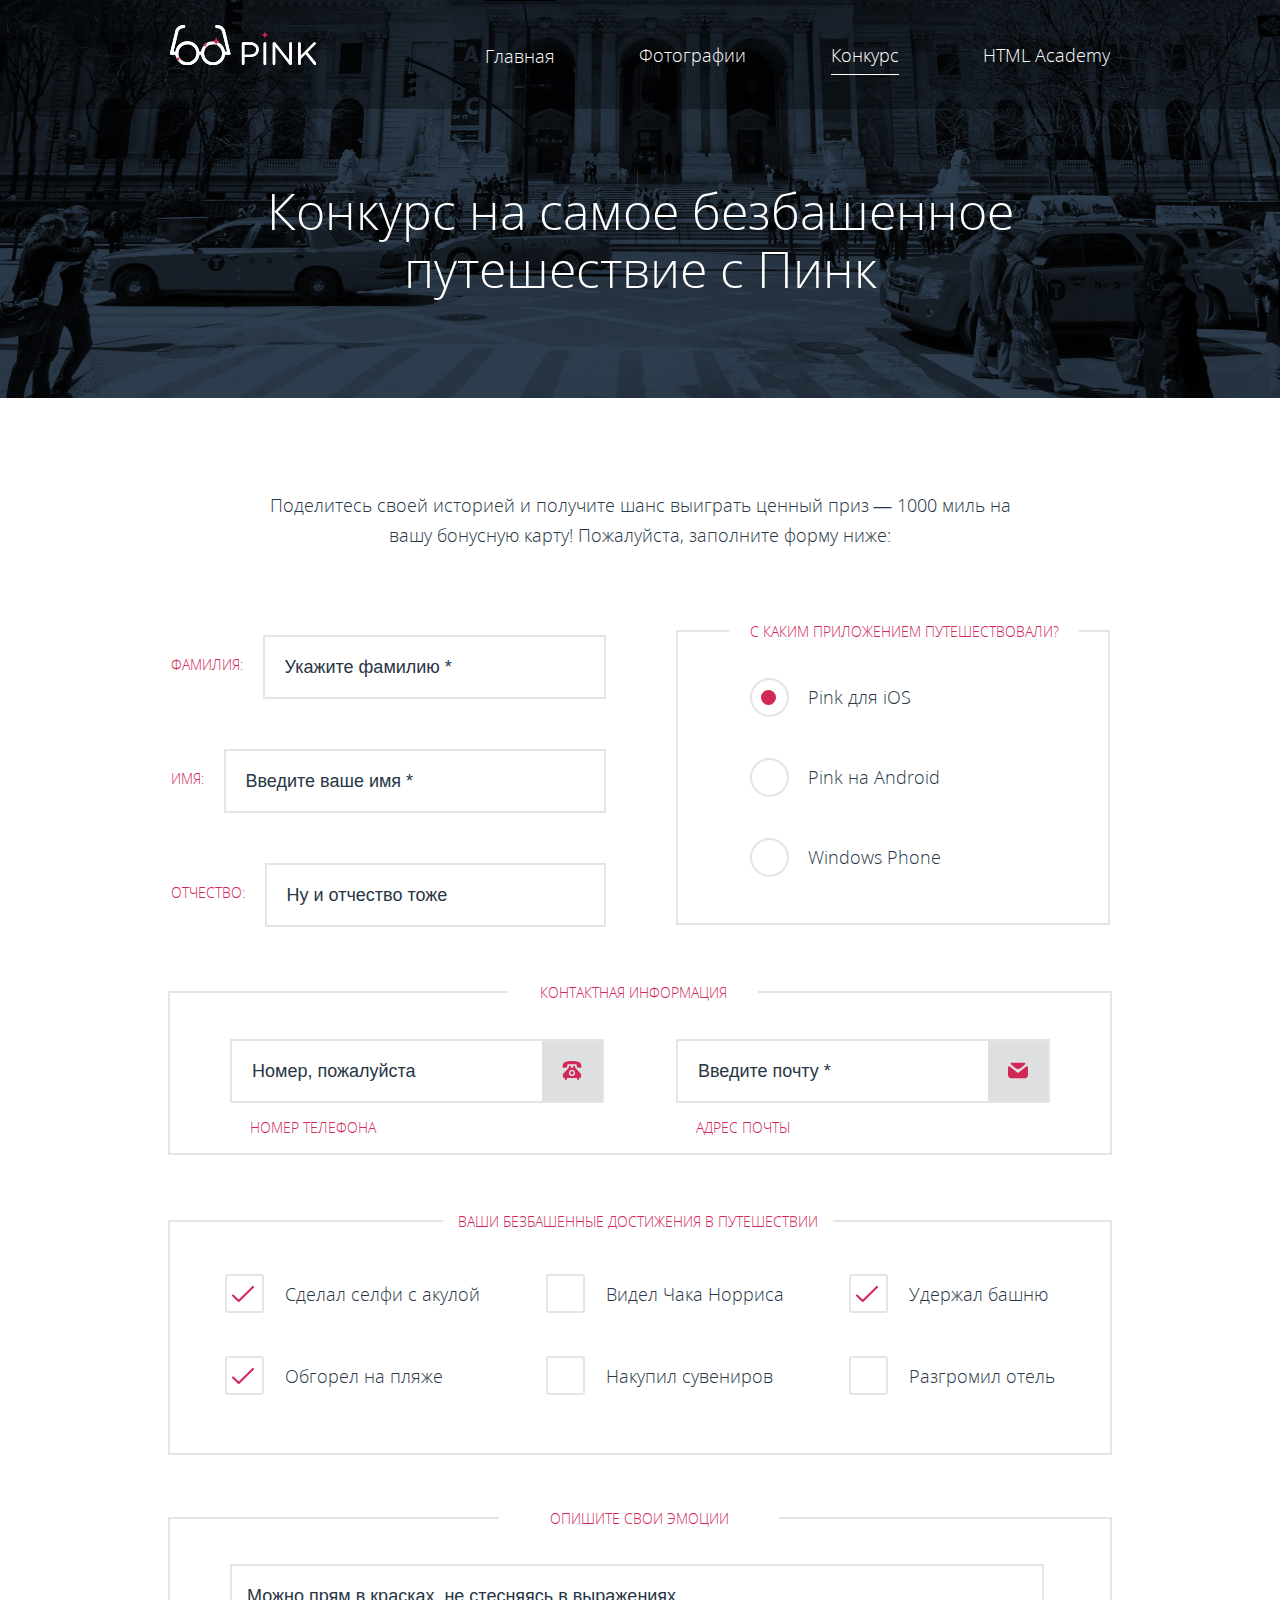
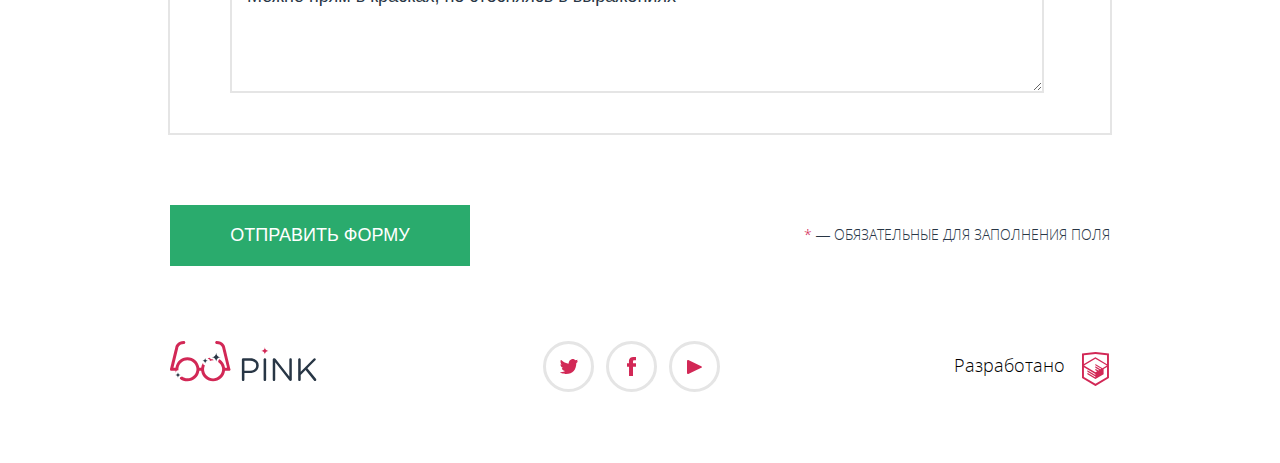
<file: form.html>
<!DOCTYPE html>
<html lang="ru">
  <head>
    <meta charset="utf-8">
    <title>HTML Academy: Пинк</title>
    <link rel="stylesheet" href="css/style.css">
    <link rel="shortcut icon" href="img/favicon16x16.ico">
    <link rel="shortcut icon" href="img/favicon32x32.ico">
    <meta name="viewport" content="width=device-width, initial-scale=1.0">
  </head>
  <body>
    <svg style="display:none">

      <symbol id="pink-white-mobile" class="pink-white-mobile">
        <g>
          <path d="M0,1.449c0-0.708,0.58-1.288,1.256-1.288h7.18c5.087,0,8.436,2.704,8.436,7.147v0.064 c0,4.861-4.057,7.373-8.854,7.373H2.544v6.825c0,0.708-0.58,1.288-1.288,1.288C0.58,22.859,0,22.279,0,21.571V1.449z M8.114,12.428 c3.734,0,6.182-1.996,6.182-4.958V7.405c0-3.22-2.415-4.894-6.054-4.894H2.544v9.917H8.114z"/>
          <path d="M21.729,1.288C21.729,0.58,22.308,0,22.983,0c0.709,0,1.288,0.58,1.288,1.288v20.283 c0,0.708-0.579,1.288-1.288,1.288c-0.676,0-1.255-0.58-1.255-1.288V1.288z"/>
          <path d="M30.87,1.32c0-0.676,0.579-1.256,1.256-1.256h0.354c0.58,0,0.934,0.29,1.288,0.74l13.684,17.45V1.256 C47.451,0.58,47.998,0,48.707,0c0.676,0,1.223,0.58,1.223,1.256v20.348c0,0.676-0.482,1.191-1.158,1.191h-0.129 c-0.548,0-0.934-0.322-1.32-0.772L33.349,4.153v17.45c0,0.676-0.547,1.256-1.255,1.256c-0.677,0-1.224-0.58-1.224-1.256V1.32z"/>
          <path d="M56.3,1.288C56.3,0.58,56.879,0,57.556,0c0.708,0,1.287,0.58,1.287,1.288v12.331L71.689,0.451 C71.979,0.193,72.269,0,72.688,0c0.676,0,1.224,0.612,1.224,1.256c0,0.354-0.161,0.644-0.419,0.901l-7.984,7.92l8.564,10.561 c0.225,0.29,0.354,0.547,0.354,0.934c0,0.676-0.579,1.288-1.287,1.288c-0.483,0-0.806-0.258-1.03-0.58l-8.403-10.463l-4.862,4.861 v4.894c0,0.708-0.579,1.288-1.287,1.288c-0.677,0-1.256-0.58-1.256-1.288V1.288z"/>
        </g>
      </symbol>

      <symbol id="pink-white-tablet" class="pink-white-tablet">
        <g>
          <path d="M71.874,18.661c0-0.708,0.58-1.288,1.256-1.288h7.18c5.087,0,8.436,2.704,8.436,7.146v0.064 c0,4.861-4.057,7.373-8.854,7.373h-5.475v6.825c0,0.708-0.58,1.288-1.288,1.288c-0.676,0-1.256-0.58-1.256-1.288V18.661z M79.988,29.641c3.734,0,6.182-1.996,6.182-4.959v-0.063c0-3.22-2.414-4.894-6.053-4.894h-5.699v9.917H79.988L79.988,29.641z"/>
          <path d="M93.603,18.5c0-0.708,0.579-1.288,1.255-1.288c0.709,0,1.288,0.58,1.288,1.288v20.283 c0,0.708-0.579,1.287-1.288,1.287c-0.676,0-1.255-0.579-1.255-1.287V18.5z"/>
          <path d="M102.744,18.532c0-0.676,0.58-1.256,1.256-1.256h0.354c0.58,0,0.935,0.29,1.288,0.74l13.684,17.45V18.468 c0-0.676,0.547-1.256,1.256-1.256c0.676,0,1.224,0.58,1.224,1.256v20.349c0,0.676-0.481,1.19-1.158,1.19h-0.129c-0.548,0-0.935-0.321-1.319-0.772l-13.975-17.868v17.45c0,0.676-0.547,1.256-1.256,1.256c-0.676,0-1.223-0.58-1.223-1.256V18.532 H102.744z"/>
          <path d="M128.173,18.5c0-0.708,0.58-1.288,1.257-1.288c0.708,0,1.286,0.58,1.286,1.288v12.331l12.848-13.168 c0.29-0.257,0.579-0.451,0.998-0.451c0.676,0,1.225,0.612,1.225,1.256c0,0.354-0.162,0.644-0.42,0.901l-7.984,7.92l8.564,10.561 c0.225,0.291,0.354,0.547,0.354,0.935c0,0.676-0.578,1.288-1.286,1.288c-0.483,0-0.806-0.258-1.03-0.58l-8.402-10.463l-4.863,4.861 v4.894c0,0.708-0.578,1.288-1.286,1.288c-0.677,0-1.257-0.58-1.257-1.288V18.5H128.173z"/>
        </g>
        <path d="M60.498,28.266"/>
        <path d="M60.462,28.016c-0.002-0.009-5.175-21.365-5.175-21.365C54.926,4.303,52.694,0,46.688,0 c-0.829,0-1.5,0.671-1.5,1.5s0.671,1.5,1.5,1.5c4.856,0,5.575,3.729,5.639,4.143l4.767,19.701h-2.073 c-0.742-5.927-5.802-10.531-11.927-10.531s-11.186,4.604-11.927,10.531h-1.82c-0.741-5.927-5.802-10.531-11.927-10.531 S6.235,20.917,5.493,26.844H3.42L8.187,7.143C8.25,6.729,8.97,3,13.826,3c0.829,0,1.5-0.671,1.5-1.5S14.655,0,13.826,0 C7.82,0,5.588,4.303,5.227,6.651c0,0-5.173,21.356-5.175,21.365c-0.266,1.109,0.531,1.826,1.426,1.826 c0.012,0,0.023,0.004,0.036,0.004h3.982c0.741,5.926,5.802,10.53,11.927,10.53s11.185-4.604,11.927-10.53h1.814 c0.742,5.926,5.802,10.53,11.927,10.53s11.186-4.604,11.927-10.53H59c0.012,0,0.023-0.004,0.036-0.004 C59.931,29.842,60.728,29.125,60.462,28.016z M26.315,29.844c-0.715,4.272-4.421,7.531-8.896,7.531c-4.475,0-8.18-3.259-8.896-7.531 c-0.082-0.488-0.135-0.988-0.135-1.5s0.053-1.011,0.135-1.5c0.715-4.271,4.421-7.531,8.896-7.531c4.475,0,8.18,3.26,8.896,7.531 c0.082,0.489,0.135,0.988,0.135,1.5S26.397,29.355,26.315,29.844z M51.99,29.844c-0.716,4.272-4.421,7.531-8.896,7.531 c-4.475,0-8.181-3.259-8.896-7.531c-0.082-0.488-0.135-0.988-0.135-1.5s0.053-1.011,0.135-1.5c0.716-4.271,4.421-7.531,8.896-7.531 c4.475,0,8.181,3.26,8.896,7.531c0.082,0.489,0.135,0.988,0.135,1.5S52.072,29.355,51.99,29.844z"/>
      </symbol>

      <symbol id="pink-white-desktop" class="pink-white-desktop">
        <g>
          <path d="M71.874,18.661c0-0.708,0.58-1.288,1.256-1.288h7.18c5.087,0,8.436,2.704,8.436,7.146v0.064 c0,4.861-4.057,7.373-8.854,7.373h-5.475v6.825c0,0.708-0.58,1.288-1.288,1.288c-0.676,0-1.256-0.58-1.256-1.288V18.661z M79.988,29.641c3.734,0,6.182-1.996,6.182-4.959v-0.063c0-3.22-2.414-4.894-6.053-4.894h-5.699v9.917H79.988L79.988,29.641z"/>
          <path d="M93.603,18.5c0-0.708,0.579-1.288,1.255-1.288c0.709,0,1.288,0.58,1.288,1.288v20.283 c0,0.708-0.579,1.287-1.288,1.287c-0.676,0-1.255-0.579-1.255-1.287V18.5z"/>
          <path d="M102.744,18.532c0-0.676,0.58-1.256,1.256-1.256h0.354c0.58,0,0.935,0.29,1.288,0.74l13.684,17.45V18.468 c0-0.676,0.547-1.256,1.256-1.256c0.676,0,1.224,0.58,1.224,1.256v20.349c0,0.676-0.481,1.19-1.158,1.19h-0.129c-0.548,0-0.935-0.321-1.319-0.772l-13.975-17.868v17.45c0,0.676-0.547,1.256-1.256,1.256c-0.676,0-1.223-0.58-1.223-1.256V18.532 H102.744z"/>
          <path d="M128.173,18.5c0-0.708,0.58-1.288,1.257-1.288c0.708,0,1.286,0.58,1.286,1.288v12.331l12.848-13.168 c0.29-0.257,0.579-0.451,0.998-0.451c0.676,0,1.225,0.612,1.225,1.256c0,0.354-0.162,0.644-0.42,0.901l-7.984,7.92l8.564,10.561 c0.225,0.291,0.354,0.547,0.354,0.935c0,0.676-0.578,1.288-1.286,1.288c-0.483,0-0.806-0.258-1.03-0.58l-8.402-10.463l-4.863,4.861 v4.894c0,0.708-0.578,1.288-1.286,1.288c-0.677,0-1.257-0.58-1.257-1.288V18.5H128.173z"/>
        </g>
        <path fill="#d22856" d="M98.498,9.875c-2.002,0-3.623-1.623-3.623-3.624c0,2.001-1.623,3.624-3.625,3.624 c2.002,0,3.625,1.623,3.625,3.624C94.875,11.498,96.496,9.875,98.498,9.875z"/>
        <g>
          <path d="M43.094,19.313c0.246,0,0.489,0.014,0.73,0.033c-0.437-0.728-1.227-1.221-2.136-1.221 c-0.877,0-1.614-0.568-1.884-1.354c-0.727,0.208-1.425,0.482-2.089,0.816c0.062,0.017,0.122,0.038,0.188,0.038c1.104,0,2,0.896,2,2 c0,0.096-0.015,0.188-0.028,0.281C40.875,19.524,41.959,19.313,43.094,19.313z"/>
          <path d="M60.462,28.016c-0.002-0.009-5.175-21.365-5.175-21.365C54.926,4.303,52.694,0,46.688,0 c-0.829,0-1.5,0.671-1.5,1.5s0.671,1.5,1.5,1.5c4.856,0,5.575,3.729,5.639,4.143l4.767,19.701h-2.073 c-0.445-3.557-2.453-6.628-5.305-8.522c-0.897,0.379-1.529,1.269-1.529,2.303c0,0.088-0.015,0.171-0.026,0.256 c1.991,1.358,3.415,3.489,3.829,5.964c0.082,0.489,0.135,0.988,0.135,1.5s-0.053,1.012-0.135,1.5 c-0.716,4.272-4.421,7.531-8.896,7.531c-4.475,0-8.181-3.259-8.896-7.531c-0.082-0.488-0.135-0.988-0.135-1.5 s0.053-1.011,0.135-1.5c0.147-0.878,0.427-1.711,0.808-2.483c-1.034-0.078-1.852-0.932-1.852-1.985 c0-0.189-0.077-0.357-0.192-0.489c-0.938,1.469-1.569,3.15-1.795,4.958h-1.82c-0.741-5.927-5.802-10.531-11.927-10.531 S6.235,20.917,5.493,26.844H3.42L8.187,7.143C8.25,6.729,8.97,3,13.826,3c0.829,0,1.5-0.671,1.5-1.5S14.655,0,13.826,0 C7.82,0,5.588,4.303,5.227,6.651c0,0-5.173,21.356-5.175,21.365c-0.266,1.109,0.531,1.826,1.426,1.826 c0.012,0,0.023,0.004,0.036,0.004h3.982c0.079,0.628,0.215,1.237,0.387,1.831c0.059-0.106,0.102-0.224,0.102-0.354 c0-1.104,0.896-2,2-2c0.166,0,0.324,0.025,0.478,0.063c-0.043-0.343-0.074-0.688-0.074-1.042c0-0.512,0.053-1.011,0.135-1.5 c0.715-4.271,4.421-7.531,8.896-7.531s8.18,3.26,8.896,7.531c0.082,0.489,0.135,0.988,0.135,1.5s-0.053,1.012-0.135,1.5 c-0.715,4.272-4.421,7.531-8.896,7.531c-2.022,0-3.883-0.67-5.386-1.794c-0.35,0.302-0.8,0.491-1.299,0.491 c-0.413,0-0.749,0.336-0.749,0.748c0,0.29-0.065,0.564-0.176,0.812c2.075,1.708,4.722,2.743,7.614,2.743 c6.125,0,11.185-4.604,11.927-10.53h1.814c0.742,5.926,5.802,10.53,11.927,10.53s11.186-4.604,11.927-10.53H59 c0.012,0,0.023-0.004,0.036-0.004C59.931,29.842,60.728,29.125,60.462,28.016z"/>
        </g>
        <g>
          <g>
            <path fill="#d22856" d="M50.686,16.125c-2.485,0-4.499-2.014-4.499-4.499c0,2.485-2.014,4.499-4.499,4.499 c2.485,0,4.499,2.014,4.499,4.499C46.187,18.139,48.2,16.125,50.686,16.125z"/>
          </g>
        </g>
        <g>
          <g>
            <path fill="#d22856" d="M37.904,19.626c-1.519,0-2.749-1.23-2.749-2.749c0,1.519-1.23,2.749-2.749,2.749 c1.519,0,2.749,1.229,2.749,2.749C35.155,20.855,36.386,19.626,37.904,19.626z"/>
          </g>
        </g>
        <g>
          <g>
            <path fill="#d22856" d="M10.734,34.072c-1.519,0-2.749-1.23-2.749-2.75c0,1.52-1.23,2.75-2.749,2.75 c1.519,0,2.749,1.229,2.749,2.748C7.985,35.303,9.215,34.072,10.734,34.072z"/>
          </g>
        </g>
      </symbol>

      <symbol id="pink-blue-mobile" class="pink-blue-mobile">
        <g>
          <path d="M71.874,18.661c0-0.708,0.58-1.288,1.256-1.288h7.18c5.087,0,8.436,2.704,8.436,7.146v0.063 c0,4.86-4.057,7.373-8.854,7.373h-5.475v6.825c0,0.708-0.58,1.287-1.289,1.287c-0.676,0-1.256-0.58-1.256-1.287L71.874,18.661 L71.874,18.661z M79.988,29.641c3.734,0,6.182-1.996,6.182-4.959v-0.062c0-3.221-2.414-4.894-6.053-4.894h-5.699v9.917h5.57V29.641 z"/>
          <path d="M93.603,18.5c0-0.708,0.579-1.288,1.255-1.288c0.709,0,1.288,0.58,1.288,1.288v20.283 c0,0.708-0.579,1.287-1.288,1.287c-0.676,0-1.255-0.579-1.255-1.287V18.5z"/>
          <path d="M102.744,18.532c0-0.676,0.58-1.256,1.256-1.256h0.354c0.58,0,0.935,0.29,1.288,0.74l13.684,17.45V18.468 c0-0.676,0.547-1.256,1.256-1.256c0.676,0,1.225,0.58,1.225,1.256v20.349c0,0.677-0.48,1.19-1.158,1.19h-0.129 c-0.548,0-0.936-0.321-1.318-0.772l-13.976-17.867v17.449c0,0.677-0.547,1.257-1.257,1.257c-0.676,0-1.223-0.58-1.223-1.257V18.532 H102.744z"/>
          <path d="M128.173,18.5c0-0.708,0.58-1.288,1.257-1.288c0.708,0,1.286,0.58,1.286,1.288v12.331l12.848-13.16 c0.29-0.257,0.579-0.451,0.998-0.451c0.676,0,1.225,0.612,1.225,1.256c0,0.354-0.162,0.644-0.42,0.901l-7.984,7.92l8.564,10.561 c0.225,0.291,0.354,0.547,0.354,0.936c0,0.676-0.577,1.288-1.285,1.288c-0.482,0-0.807-0.259-1.03-0.58l-8.401-10.464l-4.863,4.861 v4.895c0,0.708-0.578,1.288-1.286,1.288c-0.677,0-1.257-0.58-1.257-1.288V18.5H128.173z"/>
        </g>
        <path d="M60.498,28.266"/>
        <path fill="#d22856" d="M60.462,28.016c-0.002-0.009-5.175-21.365-5.175-21.365C54.926,4.303,52.694,0,46.688,0 c-0.829,0-1.5,0.671-1.5,1.5s0.671,1.5,1.5,1.5c4.856,0,5.575,3.729,5.639,4.143l4.767,19.701h-2.073 c-0.742-5.927-5.802-10.531-11.927-10.531s-11.186,4.604-11.927,10.531h-1.82c-0.741-5.927-5.802-10.531-11.927-10.531 S6.235,20.917,5.493,26.844H3.42L8.187,7.143C8.25,6.729,8.97,3,13.826,3c0.829,0,1.5-0.671,1.5-1.5S14.655,0,13.826,0 C7.82,0,5.588,4.303,5.227,6.651c0,0-5.173,21.356-5.175,21.365c-0.266,1.109,0.531,1.826,1.426,1.826 c0.012,0,0.023,0.004,0.036,0.004h3.982c0.741,5.926,5.802,10.53,11.927,10.53s11.185-4.604,11.927-10.53h1.814 c0.742,5.926,5.802,10.53,11.927,10.53s11.186-4.604,11.927-10.53H59c0.012,0,0.023-0.004,0.036-0.004 C59.931,29.842,60.728,29.125,60.462,28.016z M26.315,29.844c-0.715,4.272-4.421,7.531-8.896,7.531s-8.18-3.259-8.896-7.531 c-0.082-0.488-0.135-0.988-0.135-1.5s0.053-1.011,0.135-1.5c0.715-4.271,4.421-7.531,8.896-7.531s8.18,3.26,8.896,7.531 c0.082,0.489,0.135,0.988,0.135,1.5S26.397,29.355,26.315,29.844z M51.99,29.844c-0.716,4.272-4.421,7.531-8.896,7.531 c-4.475,0-8.181-3.259-8.896-7.531c-0.082-0.488-0.135-0.988-0.135-1.5s0.053-1.011,0.135-1.5c0.716-4.271,4.421-7.531,8.896-7.531 c4.475,0,8.181,3.26,8.896,7.531c0.082,0.489,0.135,0.988,0.135,1.5S52.072,29.355,51.99,29.844z"/>
      </symbol>

      <symbol id="pink-blue-desktop" class="pink-blue-desktop">
        <g>
          <path d="M71.874,18.661c0-0.708,0.58-1.288,1.256-1.288h7.18c5.087,0,8.436,2.704,8.436,7.146v0.063 c0,4.86-4.057,7.373-8.854,7.373h-5.475v6.825c0,0.708-0.58,1.287-1.289,1.287c-0.676,0-1.256-0.58-1.256-1.287L71.874,18.661 L71.874,18.661z M79.988,29.641c3.734,0,6.182-1.996,6.182-4.959v-0.062c0-3.221-2.414-4.894-6.053-4.894h-5.699v9.917h5.57V29.641 z"/>
          <path d="M93.603,18.5c0-0.708,0.579-1.288,1.255-1.288c0.709,0,1.288,0.58,1.288,1.288v20.283 c0,0.708-0.579,1.287-1.288,1.287c-0.676,0-1.255-0.579-1.255-1.287V18.5z"/>
          <path d="M102.744,18.532c0-0.676,0.58-1.256,1.256-1.256h0.354c0.58,0,0.935,0.29,1.288,0.74l13.684,17.45V18.468 c0-0.676,0.547-1.256,1.256-1.256c0.676,0,1.225,0.58,1.225,1.256v20.349c0,0.677-0.48,1.19-1.158,1.19h-0.129 c-0.548,0-0.936-0.321-1.318-0.772l-13.976-17.867v17.449c0,0.677-0.547,1.257-1.257,1.257c-0.676,0-1.223-0.58-1.223-1.257V18.532 H102.744z"/>
          <path d="M128.173,18.5c0-0.708,0.58-1.288,1.257-1.288c0.708,0,1.286,0.58,1.286,1.288v12.331l12.848-13.168 c0.29-0.257,0.579-0.451,0.998-0.451c0.676,0,1.225,0.612,1.225,1.256c0,0.354-0.162,0.644-0.42,0.901l-7.984,7.92l8.564,10.561 c0.225,0.291,0.354,0.547,0.354,0.936c0,0.676-0.577,1.288-1.285,1.288c-0.482,0-0.807-0.259-1.03-0.58l-8.401-10.464l-4.863,4.861 v4.895c0,0.708-0.578,1.288-1.286,1.288c-0.677,0-1.257-0.58-1.257-1.288V18.5H128.173z"/>
        </g>
        <path fill="#d22856" d="M98.498,9.875c-2.002,0-3.623-1.623-3.623-3.624c0,2.001-1.623,3.624-3.625,3.624 c2.002,0,3.625,1.623,3.625,3.624C94.875,11.498,96.496,9.875,98.498,9.875z"/>
        <g>
          <path fill="#d22856" d="M43.094,19.313c0.246,0,0.489,0.014,0.73,0.033c-0.437-0.728-1.227-1.221-2.136-1.221 c-0.877,0-1.614-0.568-1.884-1.354c-0.727,0.208-1.425,0.482-2.089,0.816c0.062,0.017,0.122,0.038,0.188,0.038c1.104,0,2,0.896,2,2 c0,0.096-0.015,0.188-0.028,0.281C40.875,19.524,41.959,19.313,43.094,19.313z"/>
          <path fill="#d22856" d="M60.462,28.016c-0.002-0.009-5.175-21.365-5.175-21.365C54.926,4.303,52.694,0,46.688,0 c-0.829,0-1.5,0.671-1.5,1.5s0.671,1.5,1.5,1.5c4.856,0,5.575,3.729,5.639,4.143l4.767,19.701h-2.073 c-0.445-3.557-2.453-6.628-5.305-8.522c-0.897,0.379-1.529,1.269-1.529,2.303c0,0.088-0.015,0.171-0.026,0.256 c1.991,1.358,3.415,3.489,3.829,5.965c0.082,0.488,0.135,0.987,0.135,1.5c0,0.512-0.053,1.012-0.135,1.5 c-0.716,4.271-4.421,7.53-8.896,7.53c-4.475,0-8.181-3.259-8.896-7.53c-0.082-0.488-0.135-0.988-0.135-1.5 c0-0.513,0.053-1.012,0.135-1.5c0.147-0.879,0.427-1.712,0.808-2.484c-1.034-0.077-1.852-0.932-1.852-1.984 c0-0.189-0.077-0.357-0.192-0.488c-0.938,1.469-1.569,3.149-1.795,4.957h-1.82c-0.741-5.927-5.802-10.531-11.927-10.531 S6.235,20.917,5.493,26.844H3.42L8.187,7.143C8.25,6.729,8.97,3,13.826,3c0.829,0,1.5-0.671,1.5-1.5S14.655,0,13.826,0 C7.82,0,5.588,4.303,5.227,6.651c0,0-5.173,21.356-5.175,21.365c-0.266,1.109,0.531,1.826,1.426,1.826 c0.012,0,0.023,0.004,0.036,0.004h3.982c0.079,0.629,0.215,1.237,0.387,1.831c0.059-0.106,0.102-0.224,0.102-0.354 c0-1.104,0.896-2,2-2c0.166,0,0.324,0.024,0.478,0.062c-0.043-0.343-0.074-0.688-0.074-1.042c0-0.512,0.053-1.011,0.135-1.5 c0.715-4.271,4.421-7.531,8.896-7.531s8.18,3.26,8.896,7.531c0.082,0.489,0.135,0.988,0.135,1.5s-0.053,1.012-0.135,1.5 c-0.715,4.272-4.421,7.531-8.896,7.531c-2.022,0-3.883-0.67-5.386-1.794c-0.35,0.302-0.8,0.491-1.299,0.491 c-0.413,0-0.749,0.336-0.749,0.748c0,0.289-0.065,0.563-0.176,0.812c2.075,1.708,4.722,2.743,7.614,2.743 c6.125,0,11.185-4.604,11.927-10.529h1.814c0.742,5.926,5.802,10.529,11.927,10.529s11.186-4.604,11.927-10.529H59 c0.012,0,0.023-0.005,0.036-0.005C59.931,29.842,60.728,29.125,60.462,28.016z"/>
        </g>
        <g>
          <g>
            <path d="M50.686,16.125c-2.485,0-4.499-2.014-4.499-4.499c0,2.485-2.014,4.499-4.499,4.499 c2.485,0,4.499,2.014,4.499,4.499C46.187,18.139,48.2,16.125,50.686,16.125z"/>
          </g>
        </g>
        <g>
          <g>
            <path d="M37.904,19.626c-1.519,0-2.749-1.23-2.749-2.749c0,1.519-1.23,2.749-2.749,2.749 c1.519,0,2.749,1.229,2.749,2.749C35.155,20.855,36.386,19.626,37.904,19.626z"/>
          </g>
        </g>
        <g>
          <g>
            <path d="M10.734,34.072c-1.519,0-2.749-1.23-2.749-2.75c0,1.52-1.23,2.75-2.749,2.75 c1.519,0,2.749,1.229,2.749,2.748C7.985,35.303,9.215,34.072,10.734,34.072z"/>
          </g>
        </g>
      </symbol>

      <symbol id="logo-htmlacademy" class="logo-htmlacademy">
        <path d="M13.62,0.017L13.472,0L0,1.412v24.661l13.472,8.017l13.43-7.99l0.042-0.026V1.412L13.62,0.017z M25.019,12.127L13.495,5.334 l-0.001-0.104L13.407,5.28l-0.088-0.056v0.109L1.925,12.118V3.147l11.547-1.212l11.547,1.212V12.127z M13.405,6.787L24.923,13.5 l-4.479,2.64l-7.093-4.221l-0.013,1.415l5.904,3.513l-0.86,0.507l-5.031-2.992l-0.013,1.415l3.827,2.275l-0.782,0.523l-3.032-1.787 l-0.013,1.413l1.852,1.091l-1.8,1.081L2.034,13.622L13.405,6.787z M1.925,15.127l11.411,6.791l0.015,1.044l-7.941-4.728L5.395,19.65 l7.979,4.796l0.017,1.076l-7.972-4.741l-0.013,1.415l8.021,4.821l0.045,0.026l8.143-4.872v-1.268l-0.011-0.148v-3.761l3.415-2.036 v10.02L13.472,31.85L1.925,24.979V15.127z"/>
      </symbol>

    </svg>

    <header class="page-header">
      <div class="page-header__top-menu">
        <nav class="main-nav main-nav--closed main-nav--nojs">

          <div class="main-nav__inner wrapper wrapper--page-header">
            <div class="main-nav__logo">
              <a class="main-nav__logo-link" href="index.html" title="Logo Pink">
                <svg class="main-nav__logo-icon" version="1.0" id="Layer_1" xmlns="http://www.w3.org/2000/svg" xmlns:xlink="http://www.w3.org/1999/xlink" x="0px" y="0px" xml:space="preserve">
                  <use class="main-nav__mobile-logo" xlink:href="#pink-white-mobile"></use>
                  <use class="main-nav__tablet-logo" xlink:href="#pink-white-tablet"></use>
                  <use class="main-nav__desktop-logo" xlink:href="#pink-white-desktop"></use>
                </svg>
              </a>
            </div>
            <button class="main-nav__toggle" type="button"></button>
          </div>

          <div class="wrapper wrapper--menu">
            <ul class="main-nav__list">
              <li class="main-nav__item">
                <a class="main-nav__link" href="index.html" title="Main page">Главная</a>
              </li>
              <li class="main-nav__item">
                <a class="main-nav__link" href="photo.html" title="Photo page">Фотографии</a>
              </li>
              <li class="main-nav__item">
                <a class="main-nav__link main-nav__link--active" href="form.html" title="Contest page">Конкурс</a>
              </li>
              <li class="main-nav__item">
                <a class="main-nav__link" href="http://htmlacademy.ru/" title="HTML Academy" target="_blank">HTML Academy</a>
              </li>
            </ul>
          </div>

        </nav>
      </div>

      <h1 class="page-header__title page-header__title--form">Конкурс на самое безбашенное путешествие с Пинк</h1>
    </header>

    <main>
      <section class="contest">
        <div class="wrapper wrapper--form">

          <h2 class="contest__description wrapper">Поделитесь своей историей и получите шанс выиграть ценный приз —
            1000 миль на вашу бонусную карту! <span>Пожалуйста, заполните форму ниже:</span></h2>

          <form class="form" action="https://echo.htmlacademy.ru/" method="post" id="form">
            <fieldset class="form__fieldset form__fieldset--name" form="form">
              <div class="form__inner form__inner--name">
                <div class="form__name-group">
                  <label for="last-name">Фамилия:</label>
                  <input type="text" name="last-name" id="last-name" tabindex="1" placeholder="Укажите фамилию *" required>
                </div>

                <div class="form__name-group">
                  <label for="first-name">Имя:</label>
                  <input type="text" name="first-name" id="first-name" tabindex="2" placeholder="Введите ваше имя *" required>
                </div>

                <div class="form__name-group">
                  <label for="middle-name">Отчество:</label>
                  <input type="text" name="middle-name" id="middle-name" tabindex="3" placeholder="Ну и отчество тоже">
                </div>
              </div>
            </fieldset>

            <fieldset class="form__fieldset form__fieldset--achievments" form="form">
              <legend class="form__label form__label--achievments">Ваши безбашенные достижения в путешествии</legend>

              <div class="form__inner form__inner--achievments">
                <div class="form__checkbox-group">
                  <input class="form__checkbox form__checkbox--checked" type="checkbox" value="selfie" name="a1" id="selfie" tabindex="4" checked>
                  <label class="form__label-checkbox" for="selfie">Сделал селфи с акулой</label>
                  <input class="form__checkbox form__checkbox--checked" type="checkbox" value="beach" name="a2" id="beach" tabindex="5" checked>
                  <label class="form__label-checkbox" for="beach">Обгорел на пляже</label>
                </div>

                <div class="form__checkbox-group">
                  <input class="form__checkbox" type="checkbox" value="chack" name="a3" id="chack" tabindex="6">
                  <label class="form__label-checkbox" for="chack">Видел Чака Норриса</label>
                  <input class="form__checkbox" type="checkbox" value="souvenirs" name="a4" id="souvenirs" tabindex="7">
                  <label class="form__label-checkbox" for="souvenirs">Накупил сувениров</label>
                </div>

                <div class="form__checkbox-group">
                  <input class="form__checkbox form__checkbox--checked" type="checkbox" value="tower" name="a5" id="tower" tabindex="8" checked>
                  <label class="form__label-checkbox" for="tower">Удержал башню</label>
                  <input class="form__checkbox" type="checkbox" value="hotel" name="a6" id="hotel" tabindex="9" >
                  <label class="form__label-checkbox" for="hotel">Разгромил отель</label>
                </div>
              </div>
            </fieldset>

            <fieldset class="form__fieldset form__fieldset--contacts" form="form">
              <legend class="form__label form__label--contacts">Контактная информация</legend>

              <div class="form__inner form__inner--contacts">

                <div class="form__phone">
                  <label for="phone">Номер телефона</label>
                  <input type="tel" name="phone" id="phone" tabindex="10" placeholder="Номер, пожалуйста" autocomplete="on">
                </div>

                <div class="form__email">
                  <label for="email">Aдрес почты</label>
                  <input type="email" name="email" id="email" tabindex="11" placeholder="Введите почту *" required autocomplete="on">
                </div>

            </div>
          </fieldset>

          <fieldset class="form__fieldset form__fieldset--apps">
            <legend class="form__label form__label--apps">С каким приложением путешествовали?</legend>

            <div class="form__inner form__inner--apps">
              <input class="form__radio form__radio--checked" type="radio" value="iOS" name="app" id="ios" tabindex="12" checked>
              <label class="form__label-radio" for="ios">Pink для iOS</label>

              <input class="form__radio" type="radio" value="Android" name="app" id="android" tabindex="13">
              <label class="form__label-radio" for="android">Pink на Android</label>

              <input class="form__radio" type="radio" value="Windows" name="app" id="windows" tabindex="14">
              <label class="form__label-radio" for="windows">Windows Phone</label>
            </div>
          </fieldset>

          <fieldset class="form__fieldset form__fieldset--emotions">
            <legend class="form__label form__label--textarea">Опишите свои эмоции</legend>

            <div class="form__inner form__inner--emotions">
              <textarea class="form__textarea" name="user-comment" tabindex="15" placeholder="Можно прям в красках, не стесняясь в выражениях"></textarea>
            </div>
          </fieldset>

          <div class="wrapper form__submit">
            <input class="form__btn-submit" type="submit" value="Отправить форму" tabindex="16">
            <p class="form__rules"><span class="form__rules form__rules--star">*</span> — обязательные <span class="form__rules--hidden">для заполнения</span> поля</p>
          </div>

        </form>
        </div>
      </section>
    </main>

    <footer class="page-footer">
      <div class="wrapper page-footer__inner">
        <a class="page-footer__logo" href="index.html" title="Pink logo">
          <svg class="page-footer__logo-icon" xmlns="http://www.w3.org/2000/svg" xmlns:xlink="http://www.w3.org/1999/xlink">
            <use class="page-footer__mobile-logo" xlink:href="#pink-blue-mobile"></use>
            <use class="page-footer__desktop-logo" xlink:href="#pink-blue-desktop"></use>
          </svg>
        </a>

        <nav class="social">
          <a class="social__link social__link--tw" href="#"></a>
          <a class="social__link social__link--fb" href="#"></a>
          <a class="social__link social__link--youtube" href="#"></a>
        </nav>

        <small class="page-footer__copyright">
          Разработано
          <a class="page-footer__copyright-link" href="https://htmlacademy.ru" title="HTML Academy">
            <svg class="page-footer__copyright-icon" version="1.0" xmlns="http://www.w3.org/2000/svg" xmlns:xlink="http://www.w3.org/1999/xlink" x="0px" y="0px" xml:space="preserve">
              <use xlink:href="#logo-htmlacademy"></use>
            </svg>
          </a>
        </small>
      </div>
    </footer>

    <script src="js/menu.js"></script>
  </body>
</html>
</file>
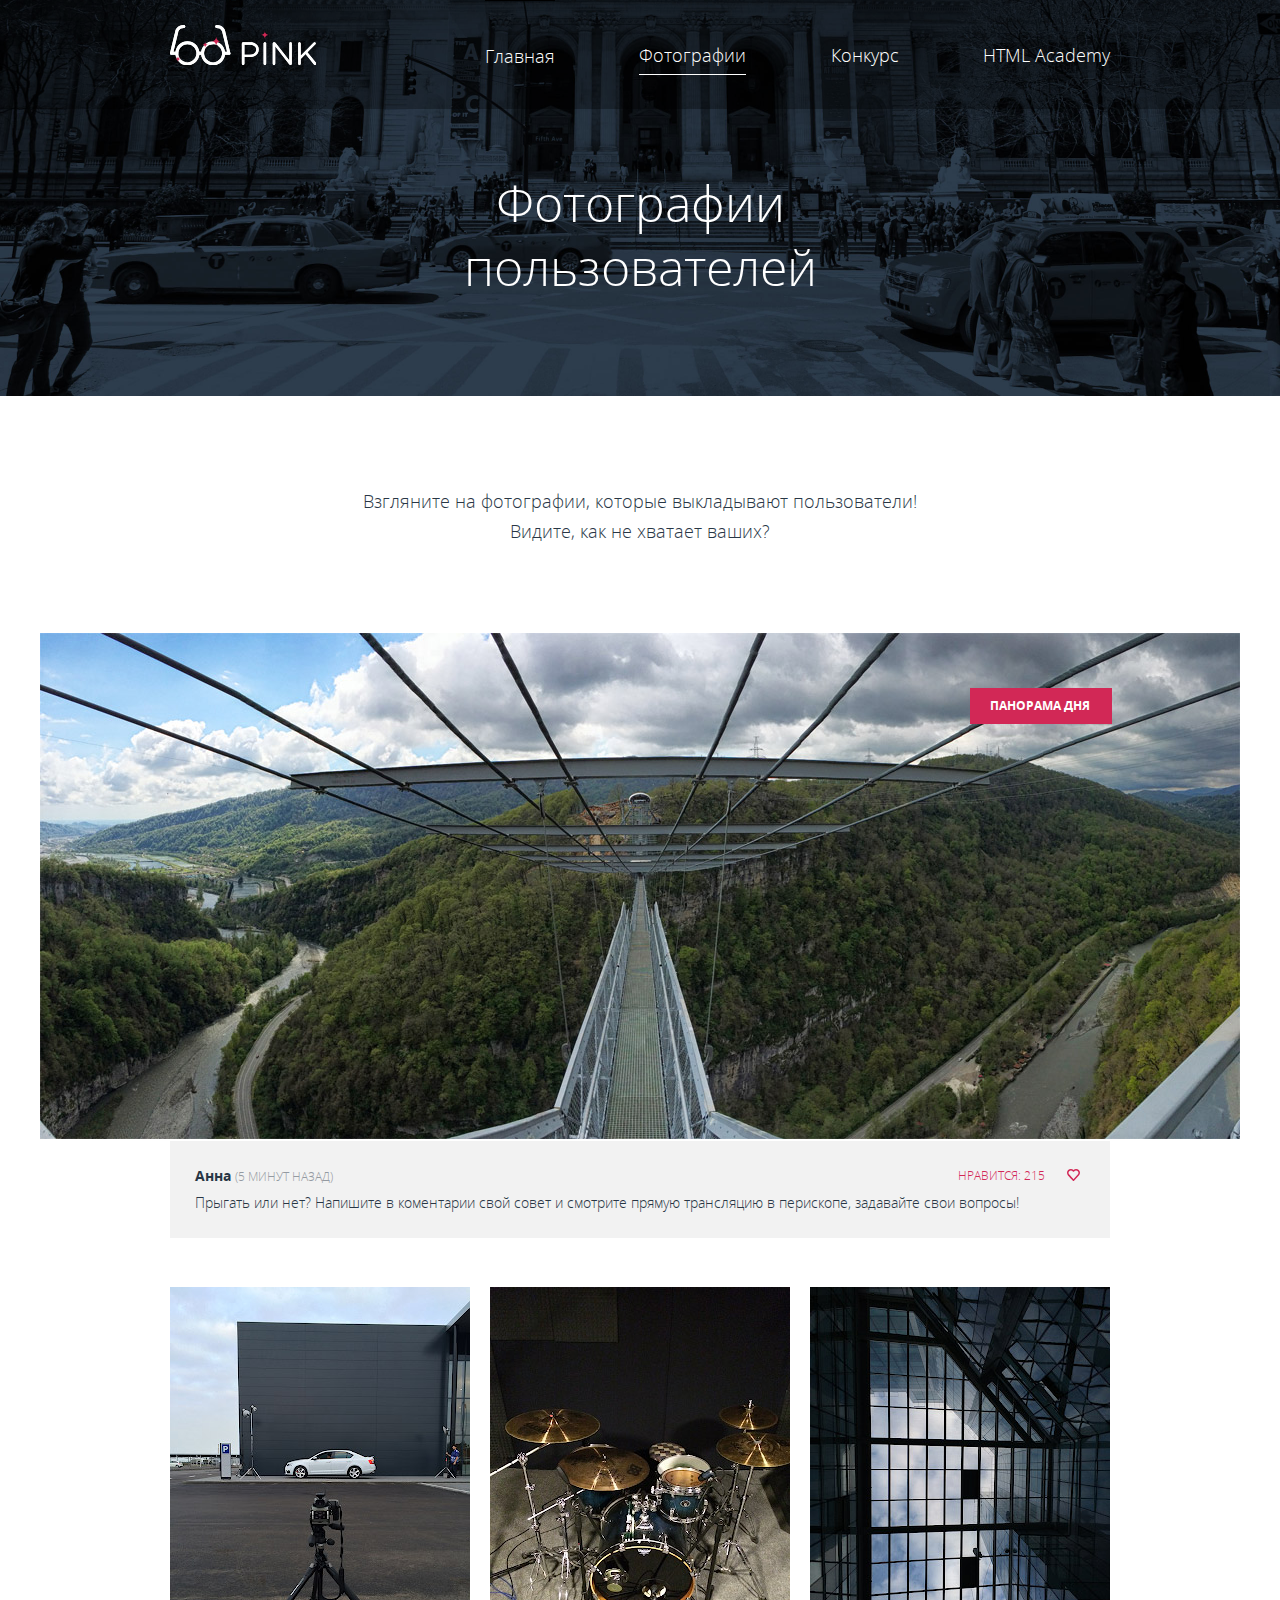
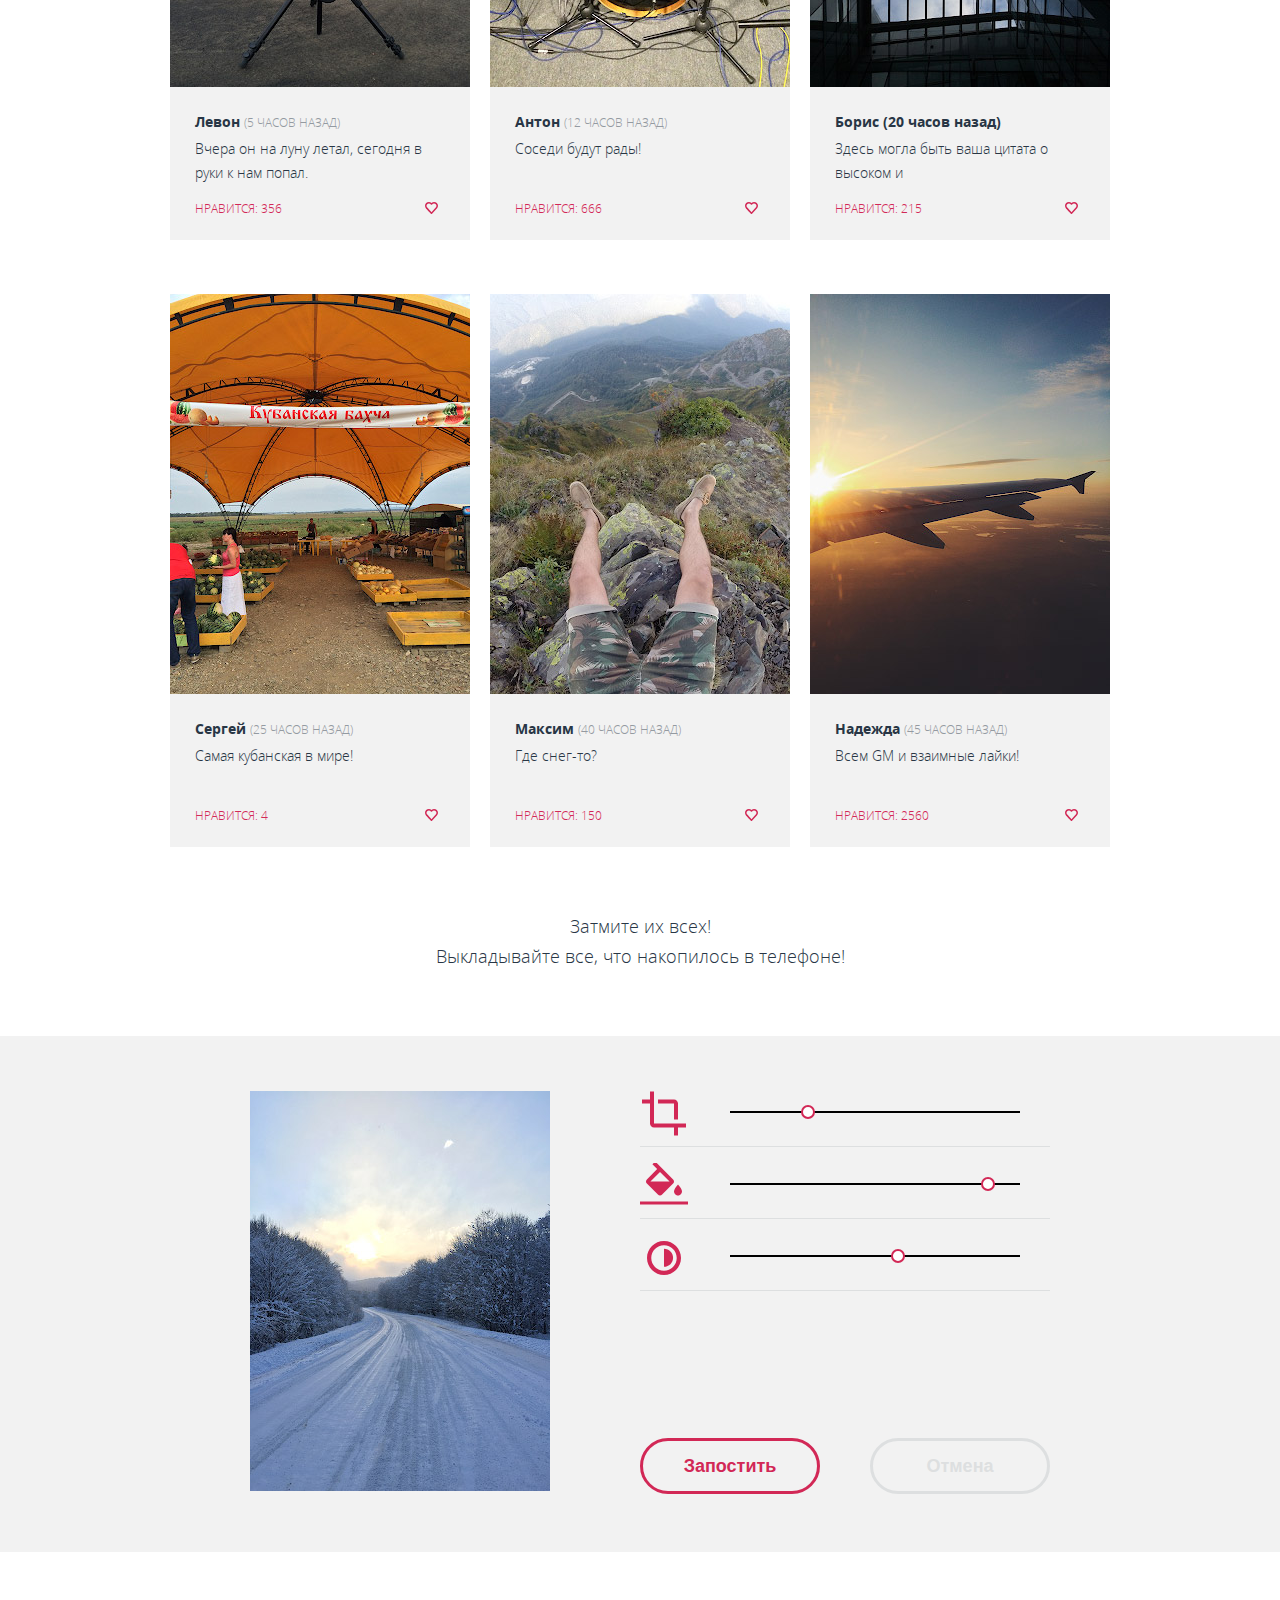
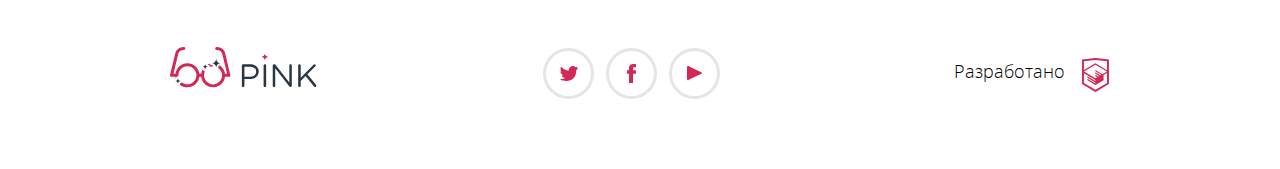
<file: photo.html>
<!DOCTYPE html>
<html lang="ru">
  <head>
    <meta charset="utf-8">
    <title>HTML Academy: Пинк</title>
    <link rel="stylesheet" href="css/style.css">
    <link rel="shortcut icon" href="img/favicon16x16.ico">
    <link rel="shortcut icon" href="img/favicon32x32.ico">
    <meta name="viewport" content="width=device-width, initial-scale=1.0">
    <script>
    // Picture element HTML5 shiv
    document.createElement( "picture" );
    </script>
    <script src="js/picturefill.min.js" async></script>
  </head>
  <body>
    <svg style="display:none">

      <symbol id="pink-white-mobile" class="pink-white-mobile">
        <g>
          <path d="M0,1.449c0-0.708,0.58-1.288,1.256-1.288h7.18c5.087,0,8.436,2.704,8.436,7.147v0.064 c0,4.861-4.057,7.373-8.854,7.373H2.544v6.825c0,0.708-0.58,1.288-1.288,1.288C0.58,22.859,0,22.279,0,21.571V1.449z M8.114,12.428 c3.734,0,6.182-1.996,6.182-4.958V7.405c0-3.22-2.415-4.894-6.054-4.894H2.544v9.917H8.114z"/>
          <path d="M21.729,1.288C21.729,0.58,22.308,0,22.983,0c0.709,0,1.288,0.58,1.288,1.288v20.283 c0,0.708-0.579,1.288-1.288,1.288c-0.676,0-1.255-0.58-1.255-1.288V1.288z"/>
          <path d="M30.87,1.32c0-0.676,0.579-1.256,1.256-1.256h0.354c0.58,0,0.934,0.29,1.288,0.74l13.684,17.45V1.256 C47.451,0.58,47.998,0,48.707,0c0.676,0,1.223,0.58,1.223,1.256v20.348c0,0.676-0.482,1.191-1.158,1.191h-0.129 c-0.548,0-0.934-0.322-1.32-0.772L33.349,4.153v17.45c0,0.676-0.547,1.256-1.255,1.256c-0.677,0-1.224-0.58-1.224-1.256V1.32z"/>
          <path d="M56.3,1.288C56.3,0.58,56.879,0,57.556,0c0.708,0,1.287,0.58,1.287,1.288v12.331L71.689,0.451 C71.979,0.193,72.269,0,72.688,0c0.676,0,1.224,0.612,1.224,1.256c0,0.354-0.161,0.644-0.419,0.901l-7.984,7.92l8.564,10.561 c0.225,0.29,0.354,0.547,0.354,0.934c0,0.676-0.579,1.288-1.287,1.288c-0.483,0-0.806-0.258-1.03-0.58l-8.403-10.463l-4.862,4.861 v4.894c0,0.708-0.579,1.288-1.287,1.288c-0.677,0-1.256-0.58-1.256-1.288V1.288z"/>
        </g>
      </symbol>

      <symbol id="pink-white-tablet" class="pink-white-tablet">
        <g>
          <path d="M71.874,18.661c0-0.708,0.58-1.288,1.256-1.288h7.18c5.087,0,8.436,2.704,8.436,7.146v0.064 c0,4.861-4.057,7.373-8.854,7.373h-5.475v6.825c0,0.708-0.58,1.288-1.288,1.288c-0.676,0-1.256-0.58-1.256-1.288V18.661z M79.988,29.641c3.734,0,6.182-1.996,6.182-4.959v-0.063c0-3.22-2.414-4.894-6.053-4.894h-5.699v9.917H79.988L79.988,29.641z"/>
          <path d="M93.603,18.5c0-0.708,0.579-1.288,1.255-1.288c0.709,0,1.288,0.58,1.288,1.288v20.283 c0,0.708-0.579,1.287-1.288,1.287c-0.676,0-1.255-0.579-1.255-1.287V18.5z"/>
          <path d="M102.744,18.532c0-0.676,0.58-1.256,1.256-1.256h0.354c0.58,0,0.935,0.29,1.288,0.74l13.684,17.45V18.468 c0-0.676,0.547-1.256,1.256-1.256c0.676,0,1.224,0.58,1.224,1.256v20.349c0,0.676-0.481,1.19-1.158,1.19h-0.129c-0.548,0-0.935-0.321-1.319-0.772l-13.975-17.868v17.45c0,0.676-0.547,1.256-1.256,1.256c-0.676,0-1.223-0.58-1.223-1.256V18.532 H102.744z"/>
          <path d="M128.173,18.5c0-0.708,0.58-1.288,1.257-1.288c0.708,0,1.286,0.58,1.286,1.288v12.331l12.848-13.168 c0.29-0.257,0.579-0.451,0.998-0.451c0.676,0,1.225,0.612,1.225,1.256c0,0.354-0.162,0.644-0.42,0.901l-7.984,7.92l8.564,10.561 c0.225,0.291,0.354,0.547,0.354,0.935c0,0.676-0.578,1.288-1.286,1.288c-0.483,0-0.806-0.258-1.03-0.58l-8.402-10.463l-4.863,4.861 v4.894c0,0.708-0.578,1.288-1.286,1.288c-0.677,0-1.257-0.58-1.257-1.288V18.5H128.173z"/>
        </g>
        <path d="M60.498,28.266"/>
        <path d="M60.462,28.016c-0.002-0.009-5.175-21.365-5.175-21.365C54.926,4.303,52.694,0,46.688,0 c-0.829,0-1.5,0.671-1.5,1.5s0.671,1.5,1.5,1.5c4.856,0,5.575,3.729,5.639,4.143l4.767,19.701h-2.073 c-0.742-5.927-5.802-10.531-11.927-10.531s-11.186,4.604-11.927,10.531h-1.82c-0.741-5.927-5.802-10.531-11.927-10.531 S6.235,20.917,5.493,26.844H3.42L8.187,7.143C8.25,6.729,8.97,3,13.826,3c0.829,0,1.5-0.671,1.5-1.5S14.655,0,13.826,0 C7.82,0,5.588,4.303,5.227,6.651c0,0-5.173,21.356-5.175,21.365c-0.266,1.109,0.531,1.826,1.426,1.826 c0.012,0,0.023,0.004,0.036,0.004h3.982c0.741,5.926,5.802,10.53,11.927,10.53s11.185-4.604,11.927-10.53h1.814 c0.742,5.926,5.802,10.53,11.927,10.53s11.186-4.604,11.927-10.53H59c0.012,0,0.023-0.004,0.036-0.004 C59.931,29.842,60.728,29.125,60.462,28.016z M26.315,29.844c-0.715,4.272-4.421,7.531-8.896,7.531c-4.475,0-8.18-3.259-8.896-7.531 c-0.082-0.488-0.135-0.988-0.135-1.5s0.053-1.011,0.135-1.5c0.715-4.271,4.421-7.531,8.896-7.531c4.475,0,8.18,3.26,8.896,7.531 c0.082,0.489,0.135,0.988,0.135,1.5S26.397,29.355,26.315,29.844z M51.99,29.844c-0.716,4.272-4.421,7.531-8.896,7.531 c-4.475,0-8.181-3.259-8.896-7.531c-0.082-0.488-0.135-0.988-0.135-1.5s0.053-1.011,0.135-1.5c0.716-4.271,4.421-7.531,8.896-7.531 c4.475,0,8.181,3.26,8.896,7.531c0.082,0.489,0.135,0.988,0.135,1.5S52.072,29.355,51.99,29.844z"/>
      </symbol>

      <symbol id="pink-white-desktop" class="pink-white-desktop">
        <g>
          <path d="M71.874,18.661c0-0.708,0.58-1.288,1.256-1.288h7.18c5.087,0,8.436,2.704,8.436,7.146v0.064 c0,4.861-4.057,7.373-8.854,7.373h-5.475v6.825c0,0.708-0.58,1.288-1.288,1.288c-0.676,0-1.256-0.58-1.256-1.288V18.661z M79.988,29.641c3.734,0,6.182-1.996,6.182-4.959v-0.063c0-3.22-2.414-4.894-6.053-4.894h-5.699v9.917H79.988L79.988,29.641z"/>
          <path d="M93.603,18.5c0-0.708,0.579-1.288,1.255-1.288c0.709,0,1.288,0.58,1.288,1.288v20.283 c0,0.708-0.579,1.287-1.288,1.287c-0.676,0-1.255-0.579-1.255-1.287V18.5z"/>
          <path d="M102.744,18.532c0-0.676,0.58-1.256,1.256-1.256h0.354c0.58,0,0.935,0.29,1.288,0.74l13.684,17.45V18.468 c0-0.676,0.547-1.256,1.256-1.256c0.676,0,1.224,0.58,1.224,1.256v20.349c0,0.676-0.481,1.19-1.158,1.19h-0.129c-0.548,0-0.935-0.321-1.319-0.772l-13.975-17.868v17.45c0,0.676-0.547,1.256-1.256,1.256c-0.676,0-1.223-0.58-1.223-1.256V18.532 H102.744z"/>
          <path d="M128.173,18.5c0-0.708,0.58-1.288,1.257-1.288c0.708,0,1.286,0.58,1.286,1.288v12.331l12.848-13.168 c0.29-0.257,0.579-0.451,0.998-0.451c0.676,0,1.225,0.612,1.225,1.256c0,0.354-0.162,0.644-0.42,0.901l-7.984,7.92l8.564,10.561 c0.225,0.291,0.354,0.547,0.354,0.935c0,0.676-0.578,1.288-1.286,1.288c-0.483,0-0.806-0.258-1.03-0.58l-8.402-10.463l-4.863,4.861 v4.894c0,0.708-0.578,1.288-1.286,1.288c-0.677,0-1.257-0.58-1.257-1.288V18.5H128.173z"/>
        </g>
        <path fill="#d22856" d="M98.498,9.875c-2.002,0-3.623-1.623-3.623-3.624c0,2.001-1.623,3.624-3.625,3.624 c2.002,0,3.625,1.623,3.625,3.624C94.875,11.498,96.496,9.875,98.498,9.875z"/>
        <g>
          <path d="M43.094,19.313c0.246,0,0.489,0.014,0.73,0.033c-0.437-0.728-1.227-1.221-2.136-1.221 c-0.877,0-1.614-0.568-1.884-1.354c-0.727,0.208-1.425,0.482-2.089,0.816c0.062,0.017,0.122,0.038,0.188,0.038c1.104,0,2,0.896,2,2 c0,0.096-0.015,0.188-0.028,0.281C40.875,19.524,41.959,19.313,43.094,19.313z"/>
          <path d="M60.462,28.016c-0.002-0.009-5.175-21.365-5.175-21.365C54.926,4.303,52.694,0,46.688,0 c-0.829,0-1.5,0.671-1.5,1.5s0.671,1.5,1.5,1.5c4.856,0,5.575,3.729,5.639,4.143l4.767,19.701h-2.073 c-0.445-3.557-2.453-6.628-5.305-8.522c-0.897,0.379-1.529,1.269-1.529,2.303c0,0.088-0.015,0.171-0.026,0.256 c1.991,1.358,3.415,3.489,3.829,5.964c0.082,0.489,0.135,0.988,0.135,1.5s-0.053,1.012-0.135,1.5 c-0.716,4.272-4.421,7.531-8.896,7.531c-4.475,0-8.181-3.259-8.896-7.531c-0.082-0.488-0.135-0.988-0.135-1.5 s0.053-1.011,0.135-1.5c0.147-0.878,0.427-1.711,0.808-2.483c-1.034-0.078-1.852-0.932-1.852-1.985 c0-0.189-0.077-0.357-0.192-0.489c-0.938,1.469-1.569,3.15-1.795,4.958h-1.82c-0.741-5.927-5.802-10.531-11.927-10.531 S6.235,20.917,5.493,26.844H3.42L8.187,7.143C8.25,6.729,8.97,3,13.826,3c0.829,0,1.5-0.671,1.5-1.5S14.655,0,13.826,0 C7.82,0,5.588,4.303,5.227,6.651c0,0-5.173,21.356-5.175,21.365c-0.266,1.109,0.531,1.826,1.426,1.826 c0.012,0,0.023,0.004,0.036,0.004h3.982c0.079,0.628,0.215,1.237,0.387,1.831c0.059-0.106,0.102-0.224,0.102-0.354 c0-1.104,0.896-2,2-2c0.166,0,0.324,0.025,0.478,0.063c-0.043-0.343-0.074-0.688-0.074-1.042c0-0.512,0.053-1.011,0.135-1.5 c0.715-4.271,4.421-7.531,8.896-7.531s8.18,3.26,8.896,7.531c0.082,0.489,0.135,0.988,0.135,1.5s-0.053,1.012-0.135,1.5 c-0.715,4.272-4.421,7.531-8.896,7.531c-2.022,0-3.883-0.67-5.386-1.794c-0.35,0.302-0.8,0.491-1.299,0.491 c-0.413,0-0.749,0.336-0.749,0.748c0,0.29-0.065,0.564-0.176,0.812c2.075,1.708,4.722,2.743,7.614,2.743 c6.125,0,11.185-4.604,11.927-10.53h1.814c0.742,5.926,5.802,10.53,11.927,10.53s11.186-4.604,11.927-10.53H59 c0.012,0,0.023-0.004,0.036-0.004C59.931,29.842,60.728,29.125,60.462,28.016z"/>
        </g>
        <g>
          <g>
            <path fill="#d22856" d="M50.686,16.125c-2.485,0-4.499-2.014-4.499-4.499c0,2.485-2.014,4.499-4.499,4.499 c2.485,0,4.499,2.014,4.499,4.499C46.187,18.139,48.2,16.125,50.686,16.125z"/>
          </g>
        </g>
        <g>
          <g>
            <path fill="#d22856" d="M37.904,19.626c-1.519,0-2.749-1.23-2.749-2.749c0,1.519-1.23,2.749-2.749,2.749 c1.519,0,2.749,1.229,2.749,2.749C35.155,20.855,36.386,19.626,37.904,19.626z"/>
          </g>
        </g>
        <g>
          <g>
            <path fill="#d22856" d="M10.734,34.072c-1.519,0-2.749-1.23-2.749-2.75c0,1.52-1.23,2.75-2.749,2.75 c1.519,0,2.749,1.229,2.749,2.748C7.985,35.303,9.215,34.072,10.734,34.072z"/>
          </g>
        </g>
      </symbol>

      <symbol id="pink-blue-mobile" class="pink-blue-mobile">
        <g>
          <path d="M71.874,18.661c0-0.708,0.58-1.288,1.256-1.288h7.18c5.087,0,8.436,2.704,8.436,7.146v0.063 c0,4.86-4.057,7.373-8.854,7.373h-5.475v6.825c0,0.708-0.58,1.287-1.289,1.287c-0.676,0-1.256-0.58-1.256-1.287L71.874,18.661 L71.874,18.661z M79.988,29.641c3.734,0,6.182-1.996,6.182-4.959v-0.062c0-3.221-2.414-4.894-6.053-4.894h-5.699v9.917h5.57V29.641 z"/>
          <path d="M93.603,18.5c0-0.708,0.579-1.288,1.255-1.288c0.709,0,1.288,0.58,1.288,1.288v20.283 c0,0.708-0.579,1.287-1.288,1.287c-0.676,0-1.255-0.579-1.255-1.287V18.5z"/>
          <path d="M102.744,18.532c0-0.676,0.58-1.256,1.256-1.256h0.354c0.58,0,0.935,0.29,1.288,0.74l13.684,17.45V18.468 c0-0.676,0.547-1.256,1.256-1.256c0.676,0,1.225,0.58,1.225,1.256v20.349c0,0.677-0.48,1.19-1.158,1.19h-0.129 c-0.548,0-0.936-0.321-1.318-0.772l-13.976-17.867v17.449c0,0.677-0.547,1.257-1.257,1.257c-0.676,0-1.223-0.58-1.223-1.257V18.532 H102.744z"/>
          <path d="M128.173,18.5c0-0.708,0.58-1.288,1.257-1.288c0.708,0,1.286,0.58,1.286,1.288v12.331l12.848-13.16 c0.29-0.257,0.579-0.451,0.998-0.451c0.676,0,1.225,0.612,1.225,1.256c0,0.354-0.162,0.644-0.42,0.901l-7.984,7.92l8.564,10.561 c0.225,0.291,0.354,0.547,0.354,0.936c0,0.676-0.577,1.288-1.285,1.288c-0.482,0-0.807-0.259-1.03-0.58l-8.401-10.464l-4.863,4.861 v4.895c0,0.708-0.578,1.288-1.286,1.288c-0.677,0-1.257-0.58-1.257-1.288V18.5H128.173z"/>
        </g>
        <path d="M60.498,28.266"/>
        <path fill="#d22856" d="M60.462,28.016c-0.002-0.009-5.175-21.365-5.175-21.365C54.926,4.303,52.694,0,46.688,0 c-0.829,0-1.5,0.671-1.5,1.5s0.671,1.5,1.5,1.5c4.856,0,5.575,3.729,5.639,4.143l4.767,19.701h-2.073 c-0.742-5.927-5.802-10.531-11.927-10.531s-11.186,4.604-11.927,10.531h-1.82c-0.741-5.927-5.802-10.531-11.927-10.531 S6.235,20.917,5.493,26.844H3.42L8.187,7.143C8.25,6.729,8.97,3,13.826,3c0.829,0,1.5-0.671,1.5-1.5S14.655,0,13.826,0 C7.82,0,5.588,4.303,5.227,6.651c0,0-5.173,21.356-5.175,21.365c-0.266,1.109,0.531,1.826,1.426,1.826 c0.012,0,0.023,0.004,0.036,0.004h3.982c0.741,5.926,5.802,10.53,11.927,10.53s11.185-4.604,11.927-10.53h1.814 c0.742,5.926,5.802,10.53,11.927,10.53s11.186-4.604,11.927-10.53H59c0.012,0,0.023-0.004,0.036-0.004 C59.931,29.842,60.728,29.125,60.462,28.016z M26.315,29.844c-0.715,4.272-4.421,7.531-8.896,7.531s-8.18-3.259-8.896-7.531 c-0.082-0.488-0.135-0.988-0.135-1.5s0.053-1.011,0.135-1.5c0.715-4.271,4.421-7.531,8.896-7.531s8.18,3.26,8.896,7.531 c0.082,0.489,0.135,0.988,0.135,1.5S26.397,29.355,26.315,29.844z M51.99,29.844c-0.716,4.272-4.421,7.531-8.896,7.531 c-4.475,0-8.181-3.259-8.896-7.531c-0.082-0.488-0.135-0.988-0.135-1.5s0.053-1.011,0.135-1.5c0.716-4.271,4.421-7.531,8.896-7.531 c4.475,0,8.181,3.26,8.896,7.531c0.082,0.489,0.135,0.988,0.135,1.5S52.072,29.355,51.99,29.844z"/>
      </symbol>

      <symbol id="pink-blue-desktop" class="pink-blue-desktop">
        <g>
          <path d="M71.874,18.661c0-0.708,0.58-1.288,1.256-1.288h7.18c5.087,0,8.436,2.704,8.436,7.146v0.063 c0,4.86-4.057,7.373-8.854,7.373h-5.475v6.825c0,0.708-0.58,1.287-1.289,1.287c-0.676,0-1.256-0.58-1.256-1.287L71.874,18.661 L71.874,18.661z M79.988,29.641c3.734,0,6.182-1.996,6.182-4.959v-0.062c0-3.221-2.414-4.894-6.053-4.894h-5.699v9.917h5.57V29.641 z"/>
          <path d="M93.603,18.5c0-0.708,0.579-1.288,1.255-1.288c0.709,0,1.288,0.58,1.288,1.288v20.283 c0,0.708-0.579,1.287-1.288,1.287c-0.676,0-1.255-0.579-1.255-1.287V18.5z"/>
          <path d="M102.744,18.532c0-0.676,0.58-1.256,1.256-1.256h0.354c0.58,0,0.935,0.29,1.288,0.74l13.684,17.45V18.468 c0-0.676,0.547-1.256,1.256-1.256c0.676,0,1.225,0.58,1.225,1.256v20.349c0,0.677-0.48,1.19-1.158,1.19h-0.129 c-0.548,0-0.936-0.321-1.318-0.772l-13.976-17.867v17.449c0,0.677-0.547,1.257-1.257,1.257c-0.676,0-1.223-0.58-1.223-1.257V18.532 H102.744z"/>
          <path d="M128.173,18.5c0-0.708,0.58-1.288,1.257-1.288c0.708,0,1.286,0.58,1.286,1.288v12.331l12.848-13.168 c0.29-0.257,0.579-0.451,0.998-0.451c0.676,0,1.225,0.612,1.225,1.256c0,0.354-0.162,0.644-0.42,0.901l-7.984,7.92l8.564,10.561 c0.225,0.291,0.354,0.547,0.354,0.936c0,0.676-0.577,1.288-1.285,1.288c-0.482,0-0.807-0.259-1.03-0.58l-8.401-10.464l-4.863,4.861 v4.895c0,0.708-0.578,1.288-1.286,1.288c-0.677,0-1.257-0.58-1.257-1.288V18.5H128.173z"/>
        </g>
        <path fill="#d22856" d="M98.498,9.875c-2.002,0-3.623-1.623-3.623-3.624c0,2.001-1.623,3.624-3.625,3.624 c2.002,0,3.625,1.623,3.625,3.624C94.875,11.498,96.496,9.875,98.498,9.875z"/>
        <g>
          <path fill="#d22856" d="M43.094,19.313c0.246,0,0.489,0.014,0.73,0.033c-0.437-0.728-1.227-1.221-2.136-1.221 c-0.877,0-1.614-0.568-1.884-1.354c-0.727,0.208-1.425,0.482-2.089,0.816c0.062,0.017,0.122,0.038,0.188,0.038c1.104,0,2,0.896,2,2 c0,0.096-0.015,0.188-0.028,0.281C40.875,19.524,41.959,19.313,43.094,19.313z"/>
          <path fill="#d22856" d="M60.462,28.016c-0.002-0.009-5.175-21.365-5.175-21.365C54.926,4.303,52.694,0,46.688,0 c-0.829,0-1.5,0.671-1.5,1.5s0.671,1.5,1.5,1.5c4.856,0,5.575,3.729,5.639,4.143l4.767,19.701h-2.073 c-0.445-3.557-2.453-6.628-5.305-8.522c-0.897,0.379-1.529,1.269-1.529,2.303c0,0.088-0.015,0.171-0.026,0.256 c1.991,1.358,3.415,3.489,3.829,5.965c0.082,0.488,0.135,0.987,0.135,1.5c0,0.512-0.053,1.012-0.135,1.5 c-0.716,4.271-4.421,7.53-8.896,7.53c-4.475,0-8.181-3.259-8.896-7.53c-0.082-0.488-0.135-0.988-0.135-1.5 c0-0.513,0.053-1.012,0.135-1.5c0.147-0.879,0.427-1.712,0.808-2.484c-1.034-0.077-1.852-0.932-1.852-1.984 c0-0.189-0.077-0.357-0.192-0.488c-0.938,1.469-1.569,3.149-1.795,4.957h-1.82c-0.741-5.927-5.802-10.531-11.927-10.531 S6.235,20.917,5.493,26.844H3.42L8.187,7.143C8.25,6.729,8.97,3,13.826,3c0.829,0,1.5-0.671,1.5-1.5S14.655,0,13.826,0 C7.82,0,5.588,4.303,5.227,6.651c0,0-5.173,21.356-5.175,21.365c-0.266,1.109,0.531,1.826,1.426,1.826 c0.012,0,0.023,0.004,0.036,0.004h3.982c0.079,0.629,0.215,1.237,0.387,1.831c0.059-0.106,0.102-0.224,0.102-0.354 c0-1.104,0.896-2,2-2c0.166,0,0.324,0.024,0.478,0.062c-0.043-0.343-0.074-0.688-0.074-1.042c0-0.512,0.053-1.011,0.135-1.5 c0.715-4.271,4.421-7.531,8.896-7.531s8.18,3.26,8.896,7.531c0.082,0.489,0.135,0.988,0.135,1.5s-0.053,1.012-0.135,1.5 c-0.715,4.272-4.421,7.531-8.896,7.531c-2.022,0-3.883-0.67-5.386-1.794c-0.35,0.302-0.8,0.491-1.299,0.491 c-0.413,0-0.749,0.336-0.749,0.748c0,0.289-0.065,0.563-0.176,0.812c2.075,1.708,4.722,2.743,7.614,2.743 c6.125,0,11.185-4.604,11.927-10.529h1.814c0.742,5.926,5.802,10.529,11.927,10.529s11.186-4.604,11.927-10.529H59 c0.012,0,0.023-0.005,0.036-0.005C59.931,29.842,60.728,29.125,60.462,28.016z"/>
        </g>
        <g>
          <g>
            <path d="M50.686,16.125c-2.485,0-4.499-2.014-4.499-4.499c0,2.485-2.014,4.499-4.499,4.499 c2.485,0,4.499,2.014,4.499,4.499C46.187,18.139,48.2,16.125,50.686,16.125z"/>
          </g>
        </g>
        <g>
          <g>
            <path d="M37.904,19.626c-1.519,0-2.749-1.23-2.749-2.749c0,1.519-1.23,2.749-2.749,2.749 c1.519,0,2.749,1.229,2.749,2.749C35.155,20.855,36.386,19.626,37.904,19.626z"/>
          </g>
        </g>
        <g>
          <g>
            <path d="M10.734,34.072c-1.519,0-2.749-1.23-2.749-2.75c0,1.52-1.23,2.75-2.749,2.75 c1.519,0,2.749,1.229,2.749,2.748C7.985,35.303,9.215,34.072,10.734,34.072z"/>
          </g>
        </g>
      </symbol>

      <symbol id="logo-htmlacademy" class="logo-htmlacademy">
        <path d="M13.62,0.017L13.472,0L0,1.412v24.661l13.472,8.017l13.43-7.99l0.042-0.026V1.412L13.62,0.017z M25.019,12.127L13.495,5.334 l-0.001-0.104L13.407,5.28l-0.088-0.056v0.109L1.925,12.118V3.147l11.547-1.212l11.547,1.212V12.127z M13.405,6.787L24.923,13.5 l-4.479,2.64l-7.093-4.221l-0.013,1.415l5.904,3.513l-0.86,0.507l-5.031-2.992l-0.013,1.415l3.827,2.275l-0.782,0.523l-3.032-1.787 l-0.013,1.413l1.852,1.091l-1.8,1.081L2.034,13.622L13.405,6.787z M1.925,15.127l11.411,6.791l0.015,1.044l-7.941-4.728L5.395,19.65 l7.979,4.796l0.017,1.076l-7.972-4.741l-0.013,1.415l8.021,4.821l0.045,0.026l8.143-4.872v-1.268l-0.011-0.148v-3.761l3.415-2.036 v10.02L13.472,31.85L1.925,24.979V15.127z"/>
      </symbol>

    </svg>

    <header class="page-header">
      <div class="page-header__top-menu">
        <nav class="main-nav main-nav--closed main-nav--nojs">

          <div class="main-nav__inner wrapper wrapper--page-header">
            <div class="main-nav__logo">
              <a class="main-nav__logo-link" href="index.html" title="Logo Pink">
                <svg class="main-nav__logo-icon" version="1.0" id="Layer_1" xmlns="http://www.w3.org/2000/svg" xmlns:xlink="http://www.w3.org/1999/xlink" x="0px" y="0px" xml:space="preserve">
                  <use class="main-nav__mobile-logo" xlink:href="#pink-white-mobile"></use>
                  <use class="main-nav__tablet-logo" xlink:href="#pink-white-tablet"></use>
                  <use class="main-nav__desktop-logo" xlink:href="#pink-white-desktop"></use>
                </svg>
              </a>
            </div>
            <button class="main-nav__toggle" type="button"></button>
          </div>

          <div class="wrapper wrapper--menu">
            <ul class="main-nav__list">
              <li class="main-nav__item">
                <a class="main-nav__link" href="index.html" title="Main page">Главная</a>
              </li>
              <li class="main-nav__item">
                <a class="main-nav__link main-nav__link--active" href="photo.html" title="Photo page">Фотографии</a>
              </li>
              <li class="main-nav__item">
                <a class="main-nav__link" href="form.html" title="Contest page">Конкурс</a>
              </li>
              <li class="main-nav__item">
                <a class="main-nav__link" href="http://htmlacademy.ru/" title="HTML Academy" target="_blank">HTML Academy</a>
              </li>
            </ul>
          </div>

        </nav>
      </div>

      <h1 class="page-header__title page-header__title--photo">Фотографии <span>пользователей</span></h1>
    </header>

    <main>
      <section class="feed">
        <h2 class="wrapper feed__description">Взгляните на фотографии, которые выкладывают пользователи!
        Видите, как не хватает ваших?</h2>

        <article class="post__panorama">
          <div class="post__panorama-img">
            <div class="wrapper">
              <div class="post__panorama-demo">Панорама дня</div>
            </div>
          </div>

          <div class="post__panorama-content">
            <h3 class="post__panorama-author">Анна <span class="post__time">(5 минут назад)</span></h3>
            <p class="post__panorama-text">Прыгать или нет? Напишите в коментарии свой совет и смотрите прямую трансляцию в перископе,
                  задавайте свои вопросы!</p>

            <div class="post__panorama-like">
              <button class="post__panorama-heart" type="button"></button>
              <span class="post__panorama-counter">Нравится: 215</span>
            </div>
          </div>

        </article>

        <div class="wrapper post__inner">

        <article class="post">
          <div class="post__img">
            <picture>
              <source media="(min-width: 960px)" srcset="img/photo-1-desktop@1x.jpg 1x, img/photo-1-desktop@2x.jpg 2x">
              <source media="(min-width: 660px)" srcset="img/photo-1-tablet@1x.jpg 1x, img/photo-1-tablet@2x.jpg 2x">
              <img src="img/photo-1-mobile@1x.jpg" srcset="img/photo-1-mobile@2x.jpg 2x" alt="Levon's post">
            </picture>
          </div>

          <div class="post__content">
            <h3 class="post__author">Левон <span class="post__time">(5 часов назад)</span></h3>
            <p class="post__text">Вчера он на луну летал, сегодня в руки к нам попал.</p>

            <div class="post__like">
              <button class="post__heart" type="button"></button>
              <span class="post__counter">Нравится: 356</span>
            </div>
          </div>

        </article>

        <article class="post">
          <div class="post__img">
            <picture>
              <source media="(min-width: 960px)" srcset="img/photo-2-desktop@1x.jpg 1x, img/photo-2-desktop@2x.jpg 2x">
              <source media="(min-width: 660px)" srcset="img/photo-2-tablet@1x.jpg 1x, img/photo-2-tablet@2x.jpg 2x">
              <img src="img/photo-2-mobile@1x.jpg" srcset="img/photo-2-mobile@2x.jpg 2x" alt="Anton's post">
            </picture>
          </div>

          <div class="post__content">
            <h3 class="post__author">Антон <span class="post__time">(12 часов назад)</span></h3>
            <p class="post__text">Соседи будут рады!</p>

            <div class="post__like">
              <button class="post__heart" type="button"></button>
              <span class="post__counter">Нравится: 666</span>
            </div>
          </div>

        </article>

        <article class="post">
          <div class="post__img">
            <picture>
              <source media="(min-width: 960px)" srcset="img/photo-3-desktop@1x.jpg 1x, img/photo-3-desktop@2x.jpg 2x">
              <source media="(min-width: 660px)" srcset="img/photo-3-tablet@1x.jpg 1x, img/photo-3-tablet@2x.jpg 2x">
              <img src="img/photo-3-mobile@1x.jpg" srcset="img/photo-3-mobile@2x.jpg 2x" alt="Boris' post">
            </picture>
          </div>

          <div class="post__content">
            <h3 class="post__author">Борис <span class="post-item__time">(20 часов назад)</span></h3>
            <p class="post__text">Здесь могла быть ваша цитата о высоком и</p>

            <div class="post__like">
              <button class="post__heart" type="button"></button>
              <span class="post__counter">Нравится: 215</span>
            </div>
          </div>

        </article>

        <article class="post">
          <div class="post__img">
            <picture>
              <source media="(min-width: 960px)" srcset="img/photo-4-desktop@1x.jpg 1x, img/photo-4-desktop@2x.jpg 2x">
              <source media="(min-width: 660px)" srcset="img/photo-4-tablet@1x.jpg 1x, img/photo-4-tablet@2x.jpg 2x">
              <img src="img/photo-4-mobile@1x.jpg" srcset="img/photo-4-mobile@2x.jpg 2x" alt="Sergey's post">
            </picture>
          </div>

          <div class="post__content">
            <h3 class="post__author">Сергей <span class="post__time">(25 часов назад)</span></h3>
            <p class="post__text">Самая кубанская в мире!</p>

            <div class="post__like">
              <button class="post__heart" type="button"></button>
              <span class="post__counter">Нравится: 4</span>
            </div>
          </div>

        </article>

        <article class="post">
          <div class="post__img">
            <picture>
              <source media="(min-width: 960px)" srcset="img/photo-5-desktop@1x.jpg 1x, img/photo-5-desktop@2x.jpg 2x">
              <source media="(min-width: 660px)" srcset="img/photo-5-tablet@1x.jpg 1x, img/photo-5-tablet@2x.jpg 2x">
              <img src="img/photo-5-mobile@1x.jpg" srcset="img/photo-5-mobile@2x.jpg 2x" alt="Maxim's post">
            </picture>
          </div>

          <div class="post__content">
            <h3 class="post__author">Максим <span class="post__time">(40 часов назад)</span></h3>
            <p class="post__text">Где снег-то?</p>

            <div class="post__like">
              <button class="post__heart" type="button"></button>
              <span class="post__counter">Нравится: 150</span>
            </div>
          </div>

        </article>

        <article class="post">
          <div class="post__img">
            <picture>
              <source media="(min-width: 960px)" srcset="img/photo-6-desktop@1x.jpg 1x, img/photo-6-desktop@2x.jpg 2x">
              <source media="(min-width: 660px)" srcset="img/photo-6-tablet@1x.jpg 1x, img/photo-6-tablet@2x.jpg 2x">
              <img src="img/photo-6-mobile@1x.jpg" srcset="img/photo-6-mobile@2x.jpg 2x" alt="Nadezhda's post">
            </picture>
          </div>

          <div class="post__content">
            <h3 class="post__author">Надежда <span class="post__time">(45 часов назад)</span></h3>
            <p class="post__text">Всем GM и взаимные лайки!</p>

            <div class="post__like">
              <button class="post__heart" type="button"></button>
              <span class="post__counter">Нравится: 2560</span>
            </div>
          </div>

        </article>

        </div>
      </section>

      <section class="make-post">
        <h2 class="make-post__description wrapper">Затмите их всех! <span class="make-post__break">Выкладывайте все, что накопилось в телефоне!</span></h2>

        <div class="make-post__own-post">
          <div class="wrapper make-post__inner">
            <div class="make-post__img">
              <picture>
                <source media="(min-width: 960px)" srcset="img/photo-7-desktop@1x.jpg 1x, img/photo-7-desktop@2x.jpg 2x">
                <source media="(min-width: 660px)" srcset="img/photo-7-tablet@1x.jpg 1x, img/photo-7-tablet@2x.jpg 2x">
                <img src="img/photo-7-mobile@1x.jpg" srcset="img/photo-7-mobile@2x.jpg 2x" alt="My post image">
              </picture>
            </div>

            <div class="make-post__side-bar">
              <div class="make-post__filters-wrapper">
                <div class="make-post__editor">

                  <div class="make-post__editor-inner">
                    <button class="make-post__filter make-post__filter--crop make-post__filter--active" type="button"></button>
                    <div class="make-post__scale">
                      <div class="make-post__toggle make-post__toggle--crop"></div>
                    </div>
                  </div>

                  <div class="make-post__editor-inner">
                    <button class="make-post__filter make-post__filter--fill" type="button"></button>
                    <div class="make-post__scale make-post__scale--hidden">
                      <div class="make-post__toggle make-post__toggle--fill"></div>
                    </div>
                  </div>

                  <div class="make-post__editor-inner">
                    <button class="make-post__filter make-post__filter--contrast" type="button"></button>
                    <div class="make-post__scale make-post__scale--hidden">
                      <div class="make-post__toggle make-post__toggle--contrast"></div>
                    </div>
                  </div>
              </div>
            </div>

            <div class="make-post__upload">
              <button class="make-post__btn make-post__btn--post" type="submit">Запостить</button>
              <button class="make-post__btn make-post__btn--reset" type="reset">Отмена</button>
            </div>

            </div>

          </div>
        </div>
      </section>
    </main>

    <footer class="page-footer">
      <div class="wrapper page-footer__inner">
        <a class="page-footer__logo" href="index.html" title="Pink logo">
          <svg class="page-footer__logo-icon" xmlns="http://www.w3.org/2000/svg" xmlns:xlink="http://www.w3.org/1999/xlink">
            <use class="page-footer__mobile-logo" xlink:href="#pink-blue-mobile"></use>
            <use class="page-footer__desktop-logo" xlink:href="#pink-blue-desktop"></use>
          </svg>
        </a>

        <nav class="social social--photo">
          <a class="social__link social__link--tw" href="#"></a>
          <a class="social__link social__link--fb" href="#"></a>
          <a class="social__link social__link--youtube" href="#"></a>
        </nav>

        <small class="page-footer__copyright">
          Разработано
          <a class="page-footer__copyright-link" href="https://htmlacademy.ru" title="HTML Academy">
            <svg class="page-footer__copyright-icon" version="1.0" xmlns="http://www.w3.org/2000/svg" xmlns:xlink="http://www.w3.org/1999/xlink" x="0px" y="0px" xml:space="preserve">
              <use xlink:href="#logo-htmlacademy"></use>
            </svg>
          </a>
        </small>
      </div>
    </footer>

    <script src="js/menu.js"></script>
  </body>
</html>
</file>
